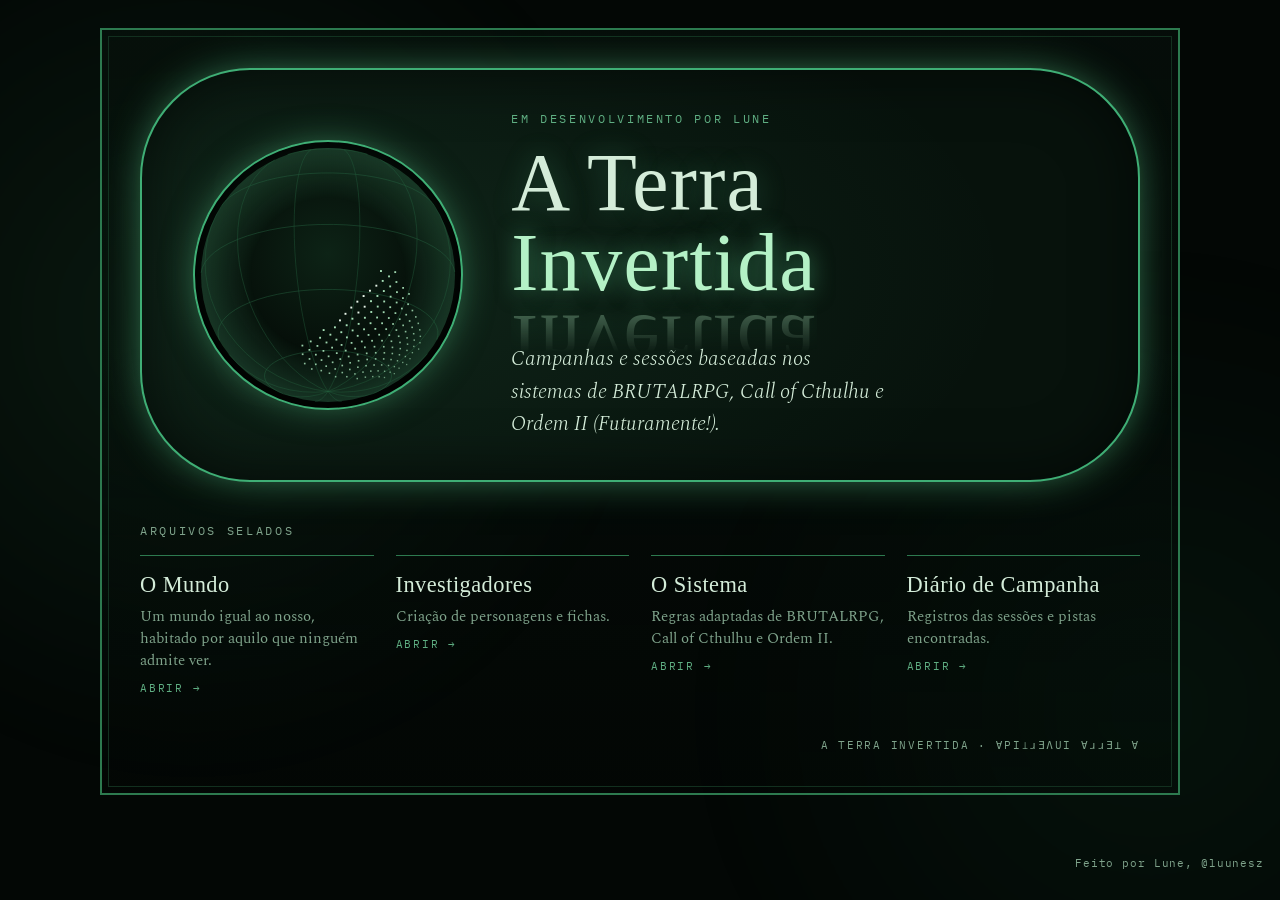
<file: index.html>
<!doctype html>
<!-- A Terra Invertida · feito por Lune, @luunesz -->
<html lang="pt-BR">
<head>
<meta charset="utf-8">
<meta name="author" content="Lune (@luunesz)">
<meta name="viewport" content="width=device-width, initial-scale=1, viewport-fit=cover">
<title>A Terra Invertida</title>
<link rel="preconnect" href="https://fonts.googleapis.com">
<link rel="preconnect" href="https://fonts.gstatic.com" crossorigin>
<link rel="stylesheet" href="https://fonts.googleapis.com/css2?family=IBM+Plex+Mono:wght@400&family=IM+Fell+English+SC&family=Spectral:ital,wght@0,300;0,400;1,300;1,400&display=swap">
<link rel="icon" type="image/png" href="icone1.png">
<script src="icone.js" defer></script>
<!-- Segunda versão do visual: troque estiloIndex.css por estiloIndex2.css (nas 5 páginas) -->
<link rel="stylesheet" href="estiloIndex.css">
</head>
<body>

<div class="fog" aria-hidden="true"><i></i><i></i></div>

<main class="frame">
  <header class="plate">
    <div class="orb-wrap">
      <div class="orb">
        <canvas id="globe" role="img" aria-label="Um globo terrestre girando de cabeça para baixo"></canvas>
      </div>
    </div>
    <div class="copy">
      <p class="eyebrow">Em desenvolvimento por Lune</p>
      <h1>A Terra <span class="inv" data-t="Invertida">Invertida</span></h1>
      <p class="sub">Campanhas e sessões baseadas nos sistemas de BRUTALRPG, Call of Cthulhu e Ordem II <em>(Futuramente!)</em>.</p>
    </div>
  </header>

  <section class="vault" aria-labelledby="vault-title">
    <h2 id="vault-title">Arquivos selados</h2>
    <ul>
      <li>
        <a class="file" href="mundo.html">
          <h3>O Mundo</h3>
          <p>Um mundo igual ao nosso, habitado por aquilo que ninguém admite ver.</p>
          <span class="tag">Abrir →</span>
        </a>
      </li>
      <li>
        <a class="file" href="investigadores.html">
          <h3>Investigadores</h3>
          <p>Criação de personagens e fichas.</p>
          <span class="tag">Abrir →</span>
        </a>
      </li>
      <li>
        <a class="file" href="sistema.html">
          <h3>O Sistema</h3>
          <p>Regras adaptadas de BRUTALRPG, Call of Cthulhu e Ordem II.</p>
          <span class="tag">Abrir →</span>
        </a>
      </li>
      <li>
        <a class="file" href="diario.html">
          <h3>Diário de Campanha</h3>
          <p>Registros das sessões e pistas encontradas.</p>
          <span class="tag">Abrir →</span>
        </a>
      </li>
    </ul>
  </section>

  <p class="foot">A Terra Invertida · <span class="flip" aria-hidden="true">ɐpıʇɹǝʌuI ɐɹɹǝ⊥ ∀</span></p>
</main>

<p class="credito">Feito por Lune, @luunesz</p>

<script>
(function () {
  var cv = document.getElementById('globe');
  var ctx = cv.getContext('2d');
  var cs = getComputedStyle(document.documentElement);
  var spectre = cs.getPropertyValue('--spectre').trim() || '#b4f1c6';
  var eye = cs.getPropertyValue('--eye').trim() || '#f2fff4';
  var grat = cs.getPropertyValue('--grat').trim() || '#25613f';
  var rim = cs.getPropertyValue('--rim-rgb').trim() || '95, 216, 150';

  var W = 0, H = 0, R = 0;
  function size() {
    var dpr = Math.min(window.devicePixelRatio || 1, 2);
    var r = cv.getBoundingClientRect();
    W = r.width; H = r.height;
    cv.width = Math.round(W * dpr); cv.height = Math.round(H * dpr);
    ctx.setTransform(dpr, 0, 0, dpr, 0, 0);
    R = Math.min(W, H) / 2 - 6;
  }

  // Terra de continentes inventados: pontos numa esfera, "terra" onde o ruído passa do limiar.
  var land = [];
  var N = 2600, golden = Math.PI * (3 - Math.sqrt(5));
  for (var i = 0; i < N; i++) {
    var y = 1 - 2 * (i + 0.5) / N;
    var rr = Math.sqrt(1 - y * y);
    var ph = i * golden;
    var x = Math.cos(ph) * rr, z = Math.sin(ph) * rr;
    var v = Math.sin(3 * x + 1.2) * Math.cos(2.4 * y - 0.5) + Math.sin(2.2 * z + 3 * y) * 0.7 + Math.cos(4 * x + 2 * z) * 0.35;
    if (v > 0.5) land.push([x, y, z]);
  }

  var TILT = Math.PI - 0.41; // polo norte virado para baixo
  var cT = Math.cos(TILT), sT = Math.sin(TILT);
  function project(p, a) {
    var ca = Math.cos(a), sa = Math.sin(a);
    var x1 = p[0] * ca + p[2] * sa;
    var z1 = -p[0] * sa + p[2] * ca;
    var y2 = p[1] * cT - z1 * sT;
    var z2 = p[1] * sT + z1 * cT;
    return [W / 2 + x1 * R, H / 2 - y2 * R, z2];
  }

  function graticule(a) {
    ctx.lineWidth = 0.7;
    ctx.strokeStyle = grat;
    var lats = [-60, -30, 0, 30, 60], k, d, q, pt, started;
    for (k = 0; k < lats.length; k++) {
      var la = lats[k] * Math.PI / 180, cy = Math.sin(la), cr = Math.cos(la);
      ctx.beginPath(); started = false;
      for (d = 0; d <= 360; d += 6) {
        q = d * Math.PI / 180;
        pt = project([Math.cos(q) * cr, cy, Math.sin(q) * cr], a);
        if (pt[2] > 0) { if (!started) { ctx.moveTo(pt[0], pt[1]); started = true; } else ctx.lineTo(pt[0], pt[1]); }
        else started = false;
      }
      ctx.globalAlpha = 0.7; ctx.stroke();
    }
    for (k = 0; k < 12; k++) {
      var lo = k * Math.PI / 6;
      ctx.beginPath(); started = false;
      for (d = -90; d <= 90; d += 6) {
        q = d * Math.PI / 180;
        pt = project([Math.cos(lo) * Math.cos(q), Math.sin(q), Math.sin(lo) * Math.cos(q)], a);
        if (pt[2] > 0) { if (!started) { ctx.moveTo(pt[0], pt[1]); started = true; } else ctx.lineTo(pt[0], pt[1]); }
        else started = false;
      }
      ctx.globalAlpha = 0.6; ctx.stroke();
    }
    ctx.globalAlpha = 1;
  }

  function draw(a) {
    ctx.clearRect(0, 0, W, H);
    var g = ctx.createRadialGradient(W / 2, H / 2, R * 0.6, W / 2, H / 2, R * 1.05);
    g.addColorStop(0, 'rgba(' + rim + ',0)');
    g.addColorStop(1, 'rgba(' + rim + ',0.26)');
    ctx.fillStyle = g;
    ctx.beginPath(); ctx.arc(W / 2, H / 2, R, 0, Math.PI * 2); ctx.fill();
    graticule(a);
    for (var i = 0; i < land.length; i++) {
      var p = project(land[i], a);
      if (p[2] <= 0) continue;
      ctx.fillStyle = p[2] > 0.92 ? eye : spectre; // o centro do globo brilha como os olhos na floresta
      ctx.globalAlpha = 0.25 + 0.75 * p[2];
      var s = 0.9 + p[2] * 1.1;
      ctx.fillRect(p[0] - s / 2, p[1] - s / 2, s, s);
    }
    ctx.globalAlpha = 1;
  }

  size();
  var reduce = window.matchMedia && window.matchMedia('(prefers-reduced-motion: reduce)').matches;
  if (reduce) { draw(0.8); window.addEventListener('resize', function () { size(); draw(0.8); }); return; }
  window.addEventListener('resize', size);
  var t0 = performance.now();
  function frame(now) {
    draw(-(now - t0) / 1000 * 0.22); // gira no sentido contrário ao da Terra que conhecemos
    requestAnimationFrame(frame);
  }
  requestAnimationFrame(frame);
})();
</script>
</body>
</html>
</file>
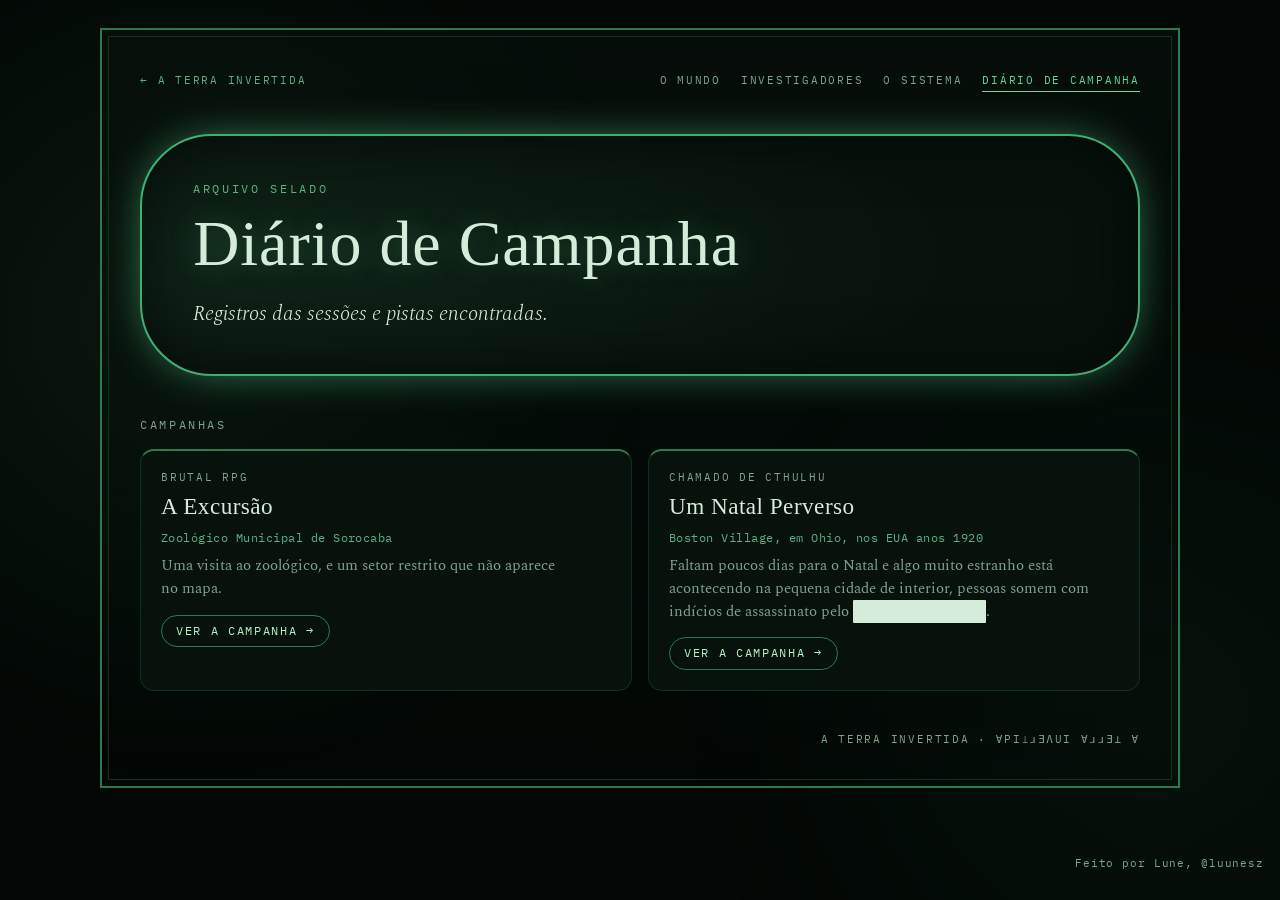
<file: diario.html>
<!doctype html>
<!-- A Terra Invertida · feito por Lune, @luunesz -->
<html lang="pt-BR">
<head>
<meta charset="utf-8">
<meta name="author" content="Lune (@luunesz)">
<meta name="viewport" content="width=device-width, initial-scale=1, viewport-fit=cover">
<title>Diário de Campanha · A Terra Invertida</title>
<link rel="preconnect" href="https://fonts.googleapis.com">
<link rel="preconnect" href="https://fonts.gstatic.com" crossorigin>
<link rel="stylesheet" href="https://fonts.googleapis.com/css2?family=IBM+Plex+Mono:wght@400&family=IM+Fell+English+SC&family=Spectral:ital,wght@0,300;0,400;1,300;1,400&display=swap">
<link rel="icon" type="image/png" href="icone1.png">
<script src="icone.js" defer></script>
<link rel="stylesheet" href="estiloIndex.css">
<!-- Cartões da lista: vêm de estiloSistema.css -->
<link rel="stylesheet" href="estiloSistema.css">
</head>
<body>

<div class="fog" aria-hidden="true"><i></i><i></i></div>

<main class="frame">
  <nav class="topnav" aria-label="Navegação do site">
    <a class="back" href="index.html">← A Terra Invertida</a>
    <ul>
      <li><a href="mundo.html">O Mundo</a></li>
      <li><a href="investigadores.html">Investigadores</a></li>
      <li><a href="sistema.html">O Sistema</a></li>
      <li><a href="diario.html" aria-current="page">Diário de Campanha</a></li>
    </ul>
  </nav>

  <header class="page-title">
    <p class="eyebrow">Arquivo selado</p>
    <h1>Diário de Campanha</h1>
    <p class="sub">Registros das sessões e pistas encontradas.</p>
  </header>

  <section class="grupo" aria-labelledby="g-camp">
    <h2 id="g-camp">Campanhas</h2>
    <ul class="fontes">
        <li><a class="fonte" href="excursao.html">
          <p class="tag">Brutal RPG</p><h3>A Excursão</h3><p class="autor">Zoológico Municipal de Sorocaba</p><p>Uma visita ao zoológico, e um setor restrito que não aparece no mapa.</p><span class="acao">Ver a campanha →</span>
        </a></li>
        <li><a class="fonte" href="natalperveso.html">
          <p class="tag">Chamado de Cthulhu</p><h3>Um Natal Perverso</h3><p class="autor">Boston Village, em Ohio, nos EUA anos 1920</p><p>Faltam poucos dias para o Natal e algo muito estranho está acontecendo na pequena cidade de interior, pessoas somem com indícios de assassinato pelo <span class="rasura">“Papai Noel Cruel”</span>.</p><span class="acao">Ver a campanha →</span>
        </a></li>
    </ul>
  </section>

  <p class="foot">A Terra Invertida · <span class="flip" aria-hidden="true">ɐpıʇɹǝʌuI ɐɹɹǝ⊥ ∀</span></p>
</main>

<p class="credito">Feito por Lune, @luunesz</p>

</body>
</html>
</file>
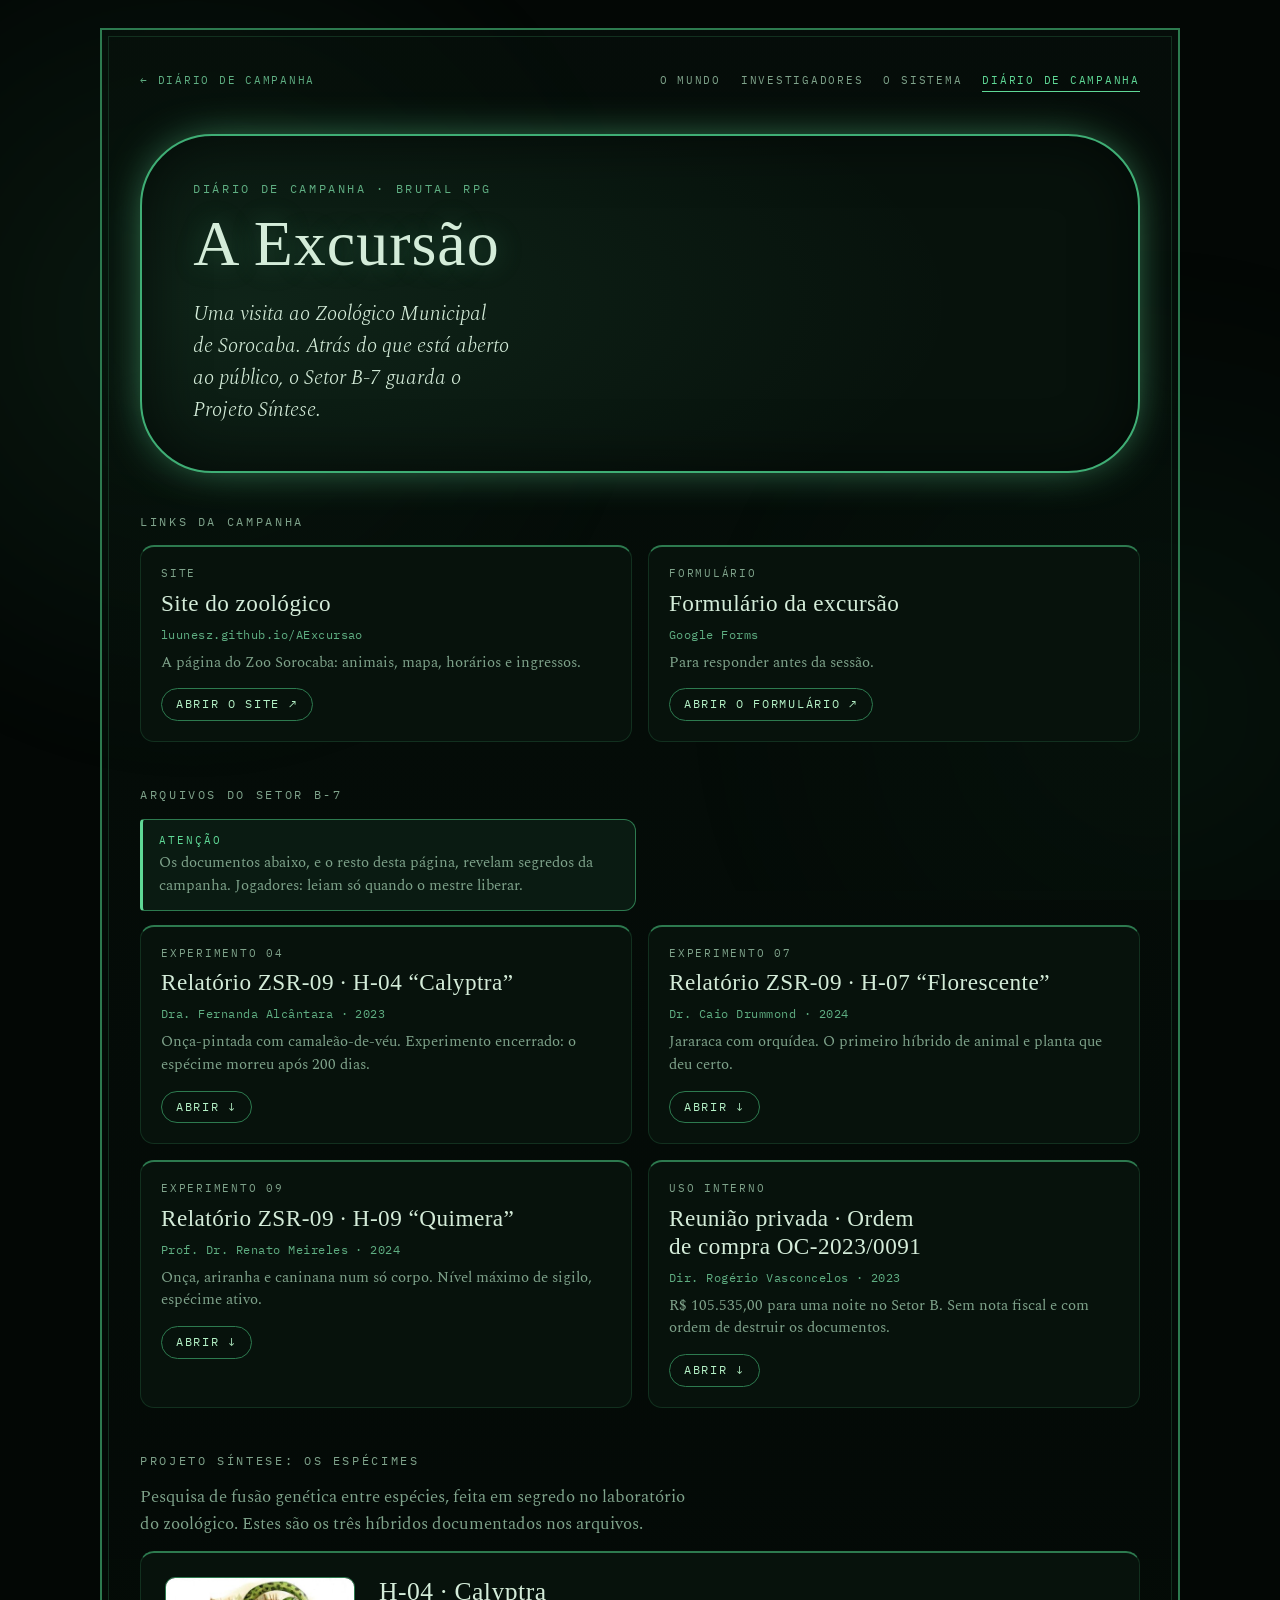
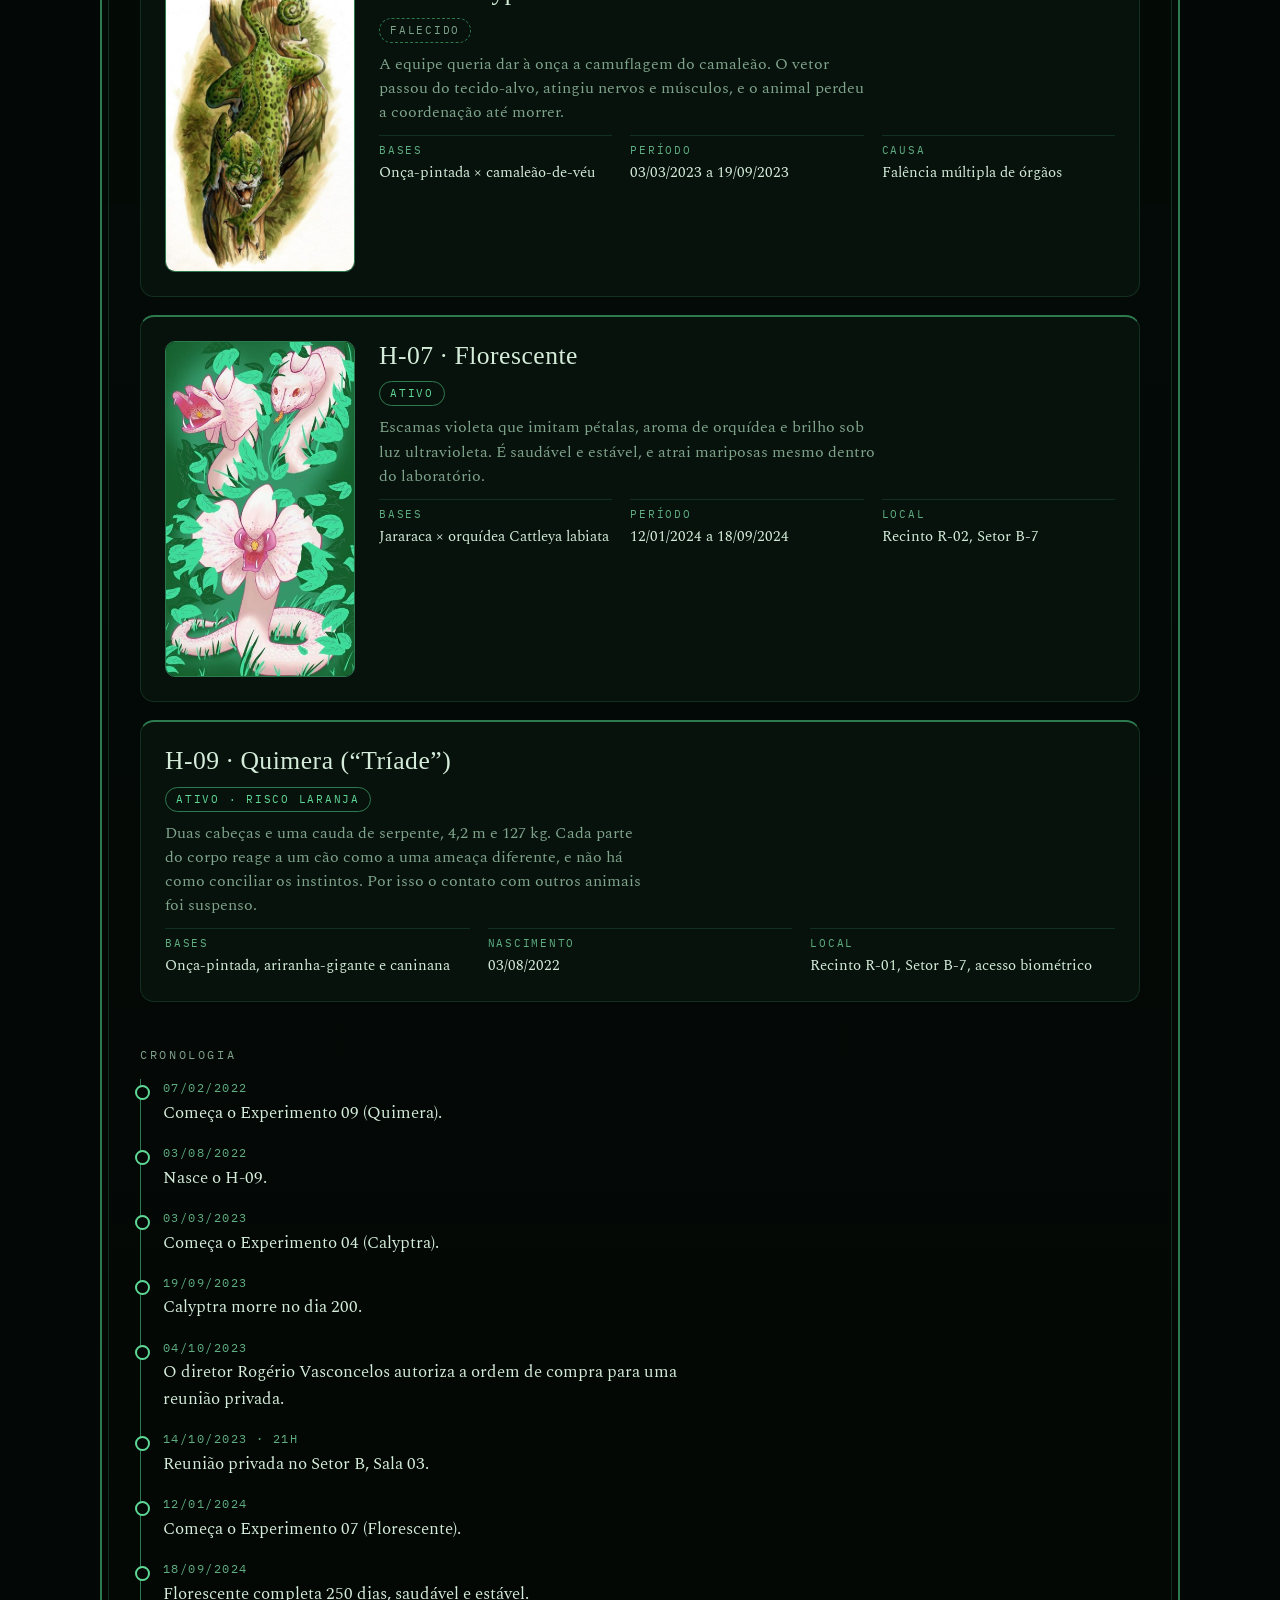
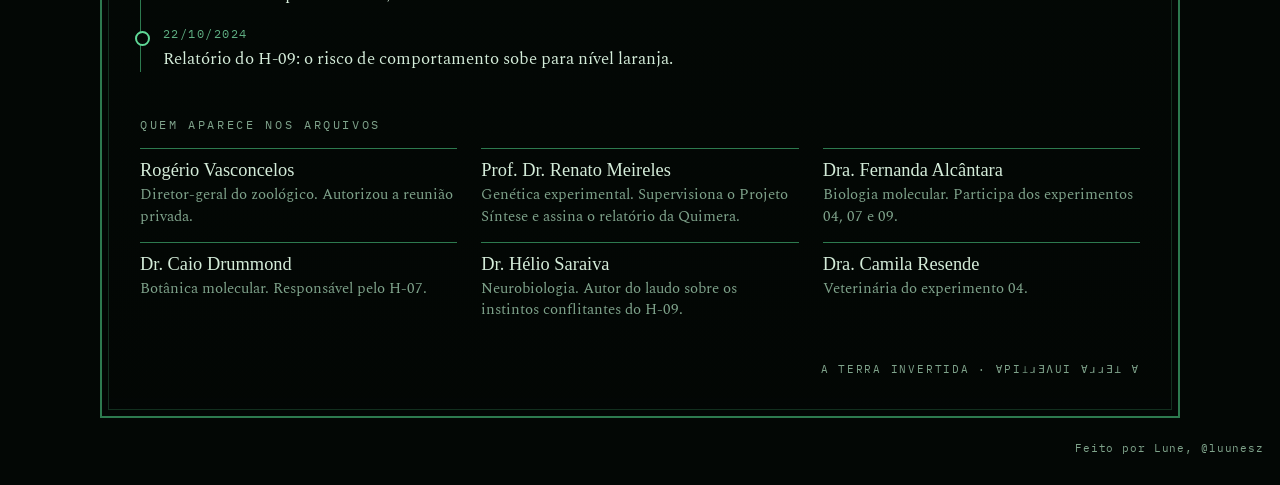
<file: excursao.html>
<!doctype html>
<!-- A Terra Invertida · feito por Lune, @luunesz -->
<html lang="pt-BR">
<head>
<meta charset="utf-8">
<meta name="author" content="Lune (@luunesz)">
<meta name="viewport" content="width=device-width, initial-scale=1, viewport-fit=cover">
<title>A Excursão · A Terra Invertida</title>
<link rel="preconnect" href="https://fonts.googleapis.com">
<link rel="preconnect" href="https://fonts.gstatic.com" crossorigin>
<link rel="stylesheet" href="https://fonts.googleapis.com/css2?family=IBM+Plex+Mono:wght@400&family=IM+Fell+English+SC&family=Spectral:ital,wght@0,300;0,400;1,300;1,400&display=swap">
<link rel="icon" type="image/png" href="icone1.png">
<script src="icone.js" defer></script>
<link rel="stylesheet" href="estiloIndex.css">
<link rel="stylesheet" href="estiloSistema.css">
<link rel="stylesheet" href="estiloExcursao.css">
</head>
<body>

<div class="fog" aria-hidden="true"><i></i><i></i></div>

<main class="frame">
  <nav class="topnav" aria-label="Navegação do site">
    <a class="back" href="diario.html">← Diário de Campanha</a>
    <ul>
      <li><a href="mundo.html">O Mundo</a></li>
      <li><a href="investigadores.html">Investigadores</a></li>
      <li><a href="sistema.html">O Sistema</a></li>
      <li><a href="diario.html" aria-current="page">Diário de Campanha</a></li>
    </ul>
  </nav>

  <header class="page-title">
    <p class="eyebrow">Diário de Campanha · Brutal RPG</p>
    <h1>A Excursão</h1>
    <p class="sub">Uma visita ao Zoológico Municipal de Sorocaba. Atrás do que está aberto ao público, o Setor B-7 guarda o Projeto Síntese.</p>
  </header>

  <div class="excursao">

  <section class="grupo" aria-labelledby="g-links">
    <h2 id="g-links">Links da campanha</h2>
    <ul class="fontes">
        <li><a class="fonte" href="https://luunesz.github.io/AExcursao/" target="_blank" rel="noopener">
          <p class="tag">Site</p><h3>Site do zoológico</h3><p class="autor">luunesz.github.io/AExcursao</p><p>A página do Zoo Sorocaba: animais, mapa, horários e ingressos.</p><span class="acao">Abrir o site ↗</span>
        </a></li>
        <li><a class="fonte" href="https://forms.gle/2V1kmxbzcP4tWFKX6" target="_blank" rel="noopener">
          <p class="tag">Formulário</p><h3>Formulário da excursão</h3><p class="autor">Google Forms</p><p>Para responder antes da sessão.</p><span class="acao">Abrir o formulário ↗</span>
        </a></li>
    </ul>
  </section>

  <section class="grupo" aria-labelledby="g-arq">
    <h2 id="g-arq">Arquivos do Setor B-7</h2>
    <p class="aviso-spoiler"><strong>Atenção</strong>Os documentos abaixo, e o resto desta página, revelam segredos da campanha. Jogadores: leiam só quando o mestre liberar.</p>
    <ul class="fontes">
        <li><a class="fonte" href="excursao-relatorio-h04.pdf">
          <p class="tag">Experimento 04</p><h3>Relatório ZSR-09 · H-04 “Calyptra”</h3><p class="autor">Dra. Fernanda Alcântara · 2023</p><p>Onça-pintada com camaleão-de-véu. Experimento encerrado: o espécime morreu após 200 dias.</p><span class="acao">Abrir ↓</span>
        </a></li>
        <li><a class="fonte" href="excursao-relatorio-h07-florescente.pdf">
          <p class="tag">Experimento 07</p><h3>Relatório ZSR-09 · H-07 “Florescente”</h3><p class="autor">Dr. Caio Drummond · 2024</p><p>Jararaca com orquídea. O primeiro híbrido de animal e planta que deu certo.</p><span class="acao">Abrir ↓</span>
        </a></li>
        <li><a class="fonte" href="excursao-relatorio-h09-quimera.pdf">
          <p class="tag">Experimento 09</p><h3>Relatório ZSR-09 · H-09 “Quimera”</h3><p class="autor">Prof. Dr. Renato Meireles · 2024</p><p>Onça, ariranha e caninana num só corpo. Nível máximo de sigilo, espécime ativo.</p><span class="acao">Abrir ↓</span>
        </a></li>
        <li><a class="fonte" href="excursao-reuniao-privada.pdf">
          <p class="tag">Uso interno</p><h3>Reunião privada · Ordem de compra OC-2023/0091</h3><p class="autor">Dir. Rogério Vasconcelos · 2023</p><p>R$ 105.535,00 para uma noite no Setor B. Sem nota fiscal e com ordem de destruir os documentos.</p><span class="acao">Abrir ↓</span>
        </a></li>
    </ul>
  </section>

  <section class="grupo" aria-labelledby="g-esp">
    <h2 id="g-esp">Projeto Síntese: os espécimes</h2>
    <p>Pesquisa de fusão genética entre espécies, feita em segredo no laboratório do zoológico. Estes são os três híbridos documentados nos arquivos.</p>
    <ul class="especimes">
        <li class="especime">
          <figure><img src="excursao-h04-calyptra.jpg" alt="Ilustração de uma onça-pintada de pele esverdeada, com olhos de camaleão e cauda enrolada" loading="lazy"></figure>
          <div class="especime-corpo">
            <h3>H-04 · Calyptra</h3>
            <span class="estado-chip fim">Falecido</span>
            <p>A equipe queria dar à onça a camuflagem do camaleão. O vetor passou do tecido-alvo, atingiu nervos e músculos, e o animal perdeu a coordenação até morrer.</p>
            <dl><div><dt>Bases</dt><dd>Onça-pintada × camaleão-de-véu</dd></div><div><dt>Período</dt><dd>03/03/2023 a 19/09/2023</dd></div><div><dt>Causa</dt><dd>Falência múltipla de órgãos</dd></div></dl>
          </div>
        </li>
        <li class="especime">
          <figure><img src="excursao-h07-florescente.jpg" alt="Ilustração de serpentes brancas com cabeças em forma de orquídea cor-de-rosa, entre folhas verdes" loading="lazy"></figure>
          <div class="especime-corpo">
            <h3>H-07 · Florescente</h3>
            <span class="estado-chip">Ativo</span>
            <p>Escamas violeta que imitam pétalas, aroma de orquídea e brilho sob luz ultravioleta. É saudável e estável, e atrai mariposas mesmo dentro do laboratório.</p>
            <dl><div><dt>Bases</dt><dd>Jararaca × orquídea Cattleya labiata</dd></div><div><dt>Período</dt><dd>12/01/2024 a 18/09/2024</dd></div><div><dt>Local</dt><dd>Recinto R-02, Setor B-7</dd></div></dl>
          </div>
        </li>
        <li class="especime sem-foto">
          <div class="especime-corpo">
            <h3>H-09 · Quimera (“Tríade”)</h3>
            <span class="estado-chip">Ativo · risco laranja</span>
            <p>Duas cabeças e uma cauda de serpente, 4,2 m e 127 kg. Cada parte do corpo reage a um cão como a uma ameaça diferente, e não há como conciliar os instintos. Por isso o contato com outros animais foi suspenso.</p>
            <dl><div><dt>Bases</dt><dd>Onça-pintada, ariranha-gigante e caninana</dd></div><div><dt>Nascimento</dt><dd>03/08/2022</dd></div><div><dt>Local</dt><dd>Recinto R-01, Setor B-7, acesso biométrico</dd></div></dl>
          </div>
        </li>
    </ul>
  </section>

  <section class="grupo" aria-labelledby="g-crono">
    <h2 id="g-crono">Cronologia</h2>
    <ol class="cronologia">
      <li><time datetime="2022-02-07">07/02/2022</time><p>Começa o Experimento 09 (Quimera).</p></li>
      <li><time datetime="2022-08-03">03/08/2022</time><p>Nasce o H-09.</p></li>
      <li><time datetime="2023-03-03">03/03/2023</time><p>Começa o Experimento 04 (Calyptra).</p></li>
      <li><time datetime="2023-09-19">19/09/2023</time><p>Calyptra morre no dia 200.</p></li>
      <li><time datetime="2023-10-04">04/10/2023</time><p>O diretor Rogério Vasconcelos autoriza a ordem de compra para uma reunião privada.</p></li>
      <li><time datetime="2023-10-14">14/10/2023 · 21h</time><p>Reunião privada no Setor B, Sala 03.</p></li>
      <li><time datetime="2024-01-12">12/01/2024</time><p>Começa o Experimento 07 (Florescente).</p></li>
      <li><time datetime="2024-09-18">18/09/2024</time><p>Florescente completa 250 dias, saudável e estável.</p></li>
      <li><time datetime="2024-10-22">22/10/2024</time><p>Relatório do H-09: o risco de comportamento sobe para nível laranja.</p></li>
    </ol>
  </section>

  <section class="grupo" aria-labelledby="g-eq">
    <h2 id="g-eq">Quem aparece nos arquivos</h2>
    <dl class="pessoas">
      <div><dt>Rogério Vasconcelos</dt><dd>Diretor-geral do zoológico. Autorizou a reunião privada.</dd></div>
      <div><dt>Prof. Dr. Renato Meireles</dt><dd>Genética experimental. Supervisiona o Projeto Síntese e assina o relatório da Quimera.</dd></div>
      <div><dt>Dra. Fernanda Alcântara</dt><dd>Biologia molecular. Participa dos experimentos 04, 07 e 09.</dd></div>
      <div><dt>Dr. Caio Drummond</dt><dd>Botânica molecular. Responsável pelo H-07.</dd></div>
      <div><dt>Dr. Hélio Saraiva</dt><dd>Neurobiologia. Autor do laudo sobre os instintos conflitantes do H-09.</dd></div>
      <div><dt>Dra. Camila Resende</dt><dd>Veterinária do experimento 04.</dd></div>
    </dl>
  </section>

  </div>

  <p class="foot">A Terra Invertida · <span class="flip" aria-hidden="true">ɐpıʇɹǝʌuI ɐɹɹǝ⊥ ∀</span></p>
</main>

<p class="credito">Feito por Lune, @luunesz</p>

</body>
</html>
</file>
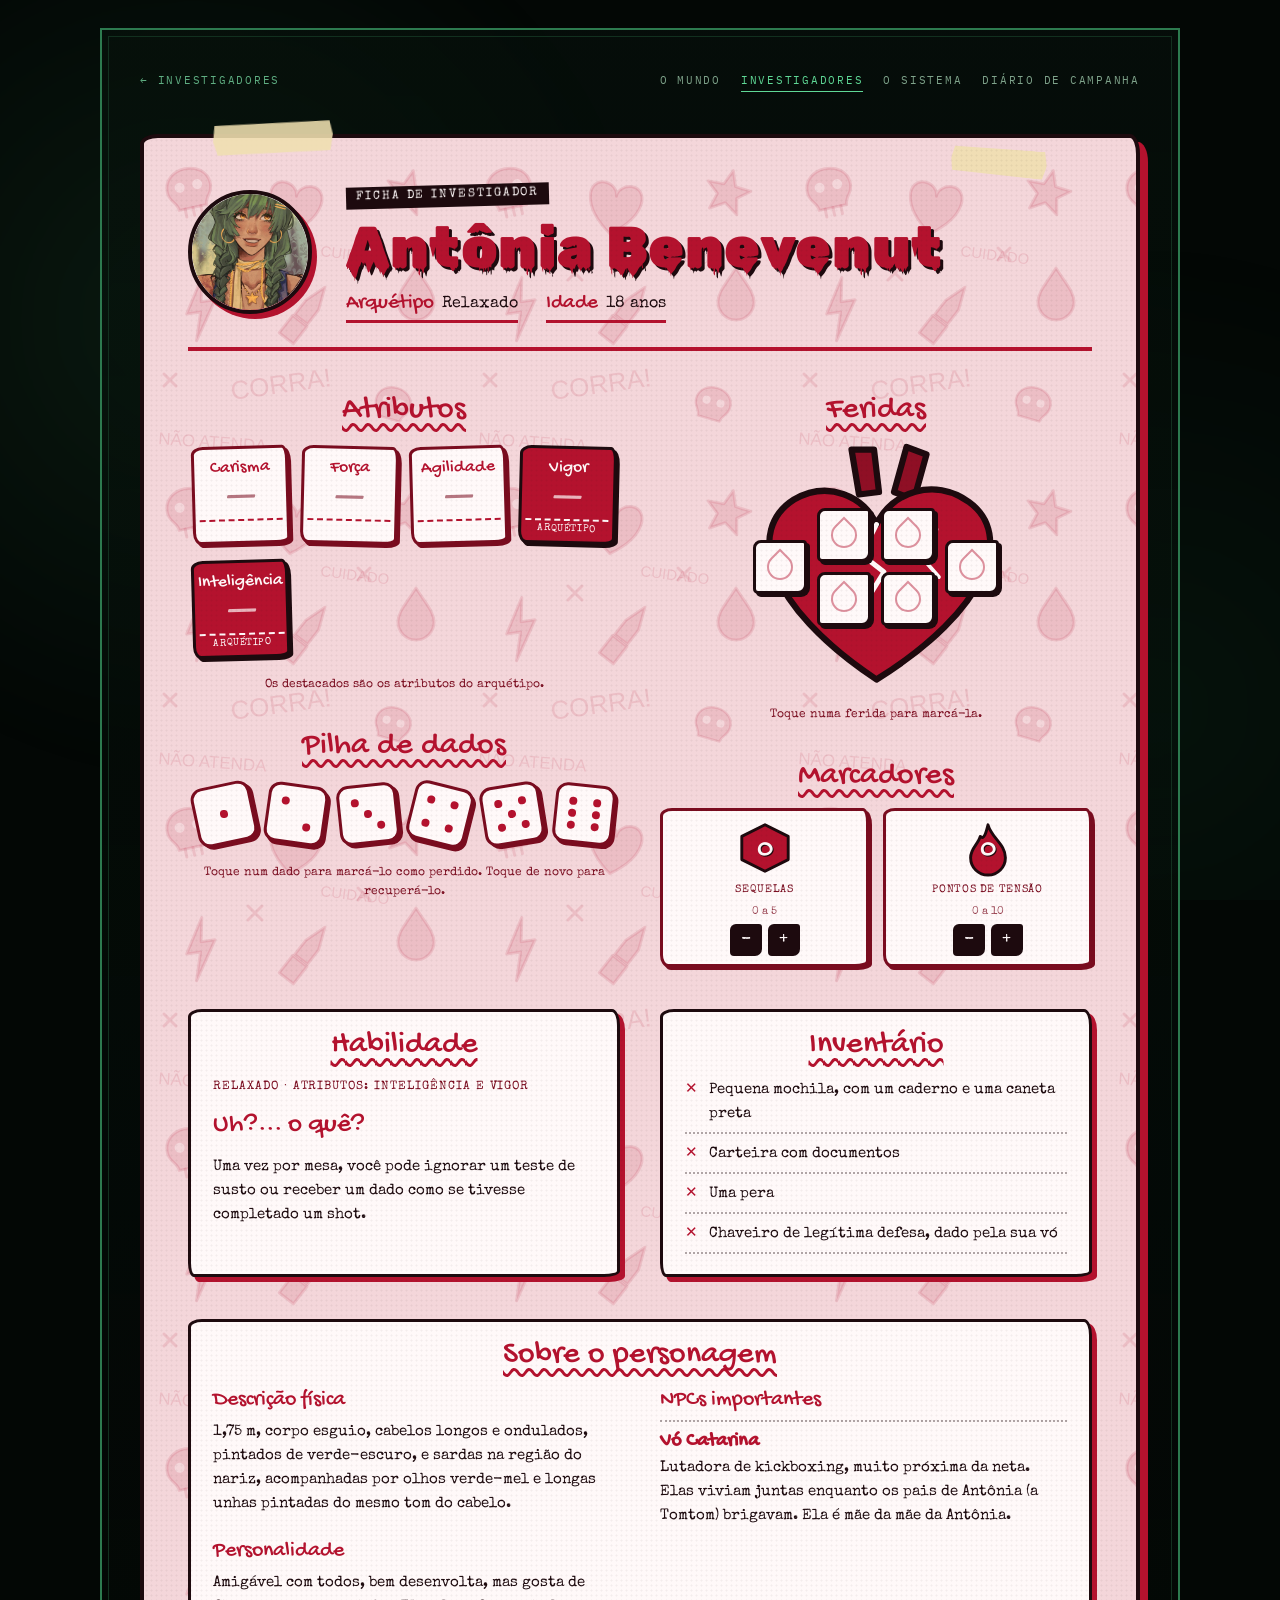
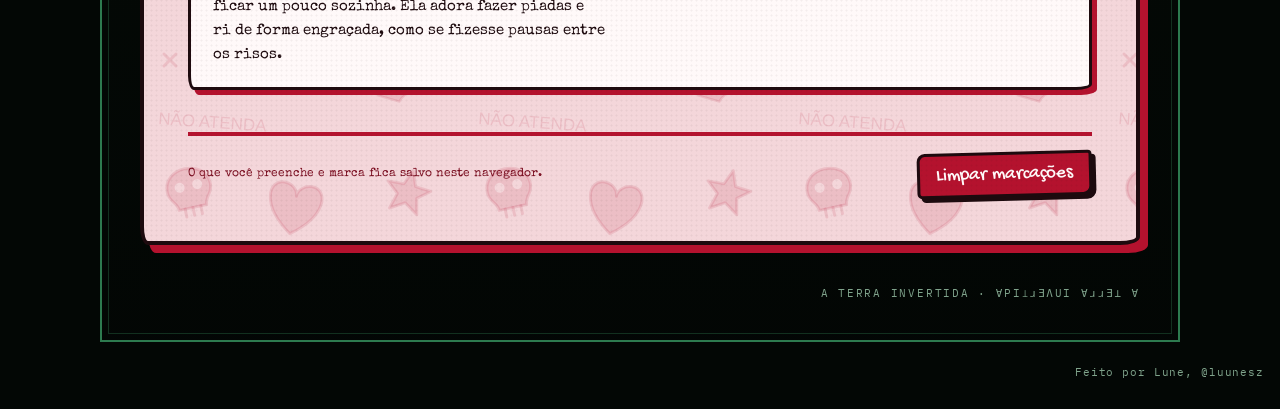
<file: ficha-antonia.html>
<!doctype html>
<!-- A Terra Invertida · feito por Lune, @luunesz -->
<html lang="pt-BR">
<head>
<meta charset="utf-8">
<meta name="author" content="Lune (@luunesz)">
<meta name="viewport" content="width=device-width, initial-scale=1, viewport-fit=cover">
<title>Antônia Benevenut · A Terra Invertida</title>
<link rel="preconnect" href="https://fonts.googleapis.com">
<link rel="preconnect" href="https://fonts.gstatic.com" crossorigin>
<link rel="stylesheet" href="https://fonts.googleapis.com/css2?family=IBM+Plex+Mono:wght@400&family=IM+Fell+English+SC&family=Spectral:ital,wght@0,300;0,400;1,300;1,400&display=swap">
<link rel="icon" type="image/png" href="icone1.png">
<script src="icone.js" defer></script>
<!-- Segunda versão do visual: troque estiloIndex.css por estiloIndex2.css (em todas as páginas) -->
<link rel="stylesheet" href="estiloIndex.css">
<!-- Visual da ficha: estiloFichasPunk.css (rosa e vermelho, estilo punk). Para o visual verde sóbrio, troque por estiloFichas.css -->
<link rel="stylesheet" href="estiloFichasPunk.css">
<script src="ficha.js" defer></script>
</head>
<body>

<div class="fog" aria-hidden="true"><i></i><i></i></div>

<main class="frame">
  <nav class="topnav" aria-label="Navegação do site">
    <a class="back" href="investigadores.html">← Investigadores</a>
    <ul>
      <li><a href="mundo.html">O Mundo</a></li>
      <li><a href="investigadores.html" aria-current="true">Investigadores</a></li>
      <li><a href="sistema.html">O Sistema</a></li>
      <li><a href="diario.html">Diário de Campanha</a></li>
    </ul>
  </nav>

  <article class="ficha" data-ficha="antonia" aria-labelledby="f-nome">
    <header class="ficha-cab">
      <!-- A foto é o arquivo AntoniaBenevenut.jpg, na mesma pasta desta página. Sem o arquivo, aparece a silhueta. -->
      <div class="ficha-foto"><svg viewBox="0 0 100 100" aria-hidden="true" fill="currentColor"><circle cx="50" cy="38" r="17"/><path d="M16 100c0-26 16-38 34-38s34 12 34 38z"/></svg><img src="AntoniaBenevenut.jpg" alt="Antônia Benevenut" onerror="this.remove()"></div>
      <div>
        <p class="ficha-eyebrow">Ficha de investigador</p>
        <h1 id="f-nome">Antônia Benevenut</h1>
        <dl class="ident">
          <div><dt>Arquétipo</dt><dd>Relaxado</dd></div>
          <div><dt>Idade</dt><dd>18 anos</dd></div>
        </dl>
      </div>
    </header>

    <div class="ficha-corpo">
      <div class="ficha-col">
        <section class="sec" aria-labelledby="h-atrib">
          <h2 id="h-atrib">Atributos</h2>
          <div class="atributos">
            <div class="atrib">
              <label for="a-carisma">Carisma</label>
              <input id="a-carisma" data-id="atrib-carisma" type="number" min="0" inputmode="numeric" placeholder="—">
              <small></small>
            </div>
            <div class="atrib">
              <label for="a-forca">Força</label>
              <input id="a-forca" data-id="atrib-forca" type="number" min="0" inputmode="numeric" placeholder="—">
              <small></small>
            </div>
            <div class="atrib">
              <label for="a-agilidade">Agilidade</label>
              <input id="a-agilidade" data-id="atrib-agilidade" type="number" min="0" inputmode="numeric" placeholder="—">
              <small></small>
            </div>
            <div class="atrib" data-arq>
              <label for="a-vigor">Vigor</label>
              <input id="a-vigor" data-id="atrib-vigor" type="number" min="0" inputmode="numeric" placeholder="—">
              <small>arquétipo</small>
            </div>
            <div class="atrib" data-arq>
              <label for="a-inteligencia">Inteligência</label>
              <input id="a-inteligencia" data-id="atrib-inteligencia" type="number" min="0" inputmode="numeric" placeholder="—">
              <small>arquétipo</small>
            </div>
          </div>
          <p class="dica">Os destacados são os atributos do arquétipo.</p>
        </section>

        <section class="sec" aria-labelledby="h-pilha">
          <h2 id="h-pilha">Pilha de dados</h2>
          <div class="pilha">
            <button type="button" class="dado" data-f="1" data-alternar="dado-1" aria-pressed="false" aria-label="Dado 1 perdido"><i></i></button>
            <button type="button" class="dado" data-f="2" data-alternar="dado-2" aria-pressed="false" aria-label="Dado 2 perdido"><i></i><i></i></button>
            <button type="button" class="dado" data-f="3" data-alternar="dado-3" aria-pressed="false" aria-label="Dado 3 perdido"><i></i><i></i><i></i></button>
            <button type="button" class="dado" data-f="4" data-alternar="dado-4" aria-pressed="false" aria-label="Dado 4 perdido"><i></i><i></i><i></i><i></i></button>
            <button type="button" class="dado" data-f="5" data-alternar="dado-5" aria-pressed="false" aria-label="Dado 5 perdido"><i></i><i></i><i></i><i></i><i></i></button>
            <button type="button" class="dado" data-f="6" data-alternar="dado-6" aria-pressed="false" aria-label="Dado 6 perdido"><i></i><i></i><i></i><i></i><i></i><i></i></button>
          </div>
          <p class="dica">Toque num dado para marcá-lo como perdido. Toque de novo para recuperá-lo.</p>
        </section>
      </div>

      <div class="ficha-col">
        <section class="sec" aria-labelledby="h-feridas">
          <h2 id="h-feridas">Feridas</h2>
          <div class="feridas">
            <button type="button" class="ferida" data-alternar="ferida-1" aria-pressed="false" aria-label="Ferida 1"></button>
            <button type="button" class="ferida" data-alternar="ferida-2" aria-pressed="false" aria-label="Ferida 2"></button>
            <button type="button" class="ferida" data-alternar="ferida-3" aria-pressed="false" aria-label="Ferida 3"></button>
            <button type="button" class="ferida" data-alternar="ferida-4" aria-pressed="false" aria-label="Ferida 4"></button>
            <button type="button" class="ferida" data-alternar="ferida-5" aria-pressed="false" aria-label="Ferida 5"></button>
            <button type="button" class="ferida" data-alternar="ferida-6" aria-pressed="false" aria-label="Ferida 6"></button>
          </div>
          <p class="dica">Toque numa ferida para marcá-la.</p>
        </section>

        <section class="sec" aria-labelledby="h-marc">
          <h2 id="h-marc">Marcadores</h2>
          <div class="marcadores">
            <div class="marcador" data-contador="sequelas" data-max="5">
              <svg viewBox="0 0 60 60" aria-hidden="true" fill="none" stroke="currentColor" stroke-width="3" stroke-linejoin="round"><polygon points="30,6 54,18 54,42 30,54 6,42 6,18"/></svg>
              <span class="marcador-nome">Sequelas</span>
              <span class="marcador-faixa">0 a 5</span>
              <output aria-label="Valor do sequelas">0</output>
              <div class="passos">
                <button type="button" data-passo="-1" aria-label="Diminuir sequelas">−</button>
                <button type="button" data-passo="1" aria-label="Aumentar sequelas">+</button>
              </div>
            </div>
            <div class="marcador" data-contador="tensao" data-max="10">
              <svg viewBox="0 0 60 60" aria-hidden="true" fill="none" stroke="currentColor" stroke-width="3" stroke-linejoin="round"><path d="M30 6 C34 20 48 26 48 40 A18 18 0 0 1 12 40 C12 30 20 26 22 18 C26 22 28 14 30 6 Z"/></svg>
              <span class="marcador-nome">Pontos de Tensão</span>
              <span class="marcador-faixa">0 a 10</span>
              <output aria-label="Valor do pontos de tensão">0</output>
              <div class="passos">
                <button type="button" data-passo="-1" aria-label="Diminuir pontos de tensão">−</button>
                <button type="button" data-passo="1" aria-label="Aumentar pontos de tensão">+</button>
              </div>
            </div>
          </div>
        </section>
      </div>
    </div>

    <div class="ficha-duas">
      <section class="sec" aria-labelledby="h-hab">
        <h2 id="h-hab">Habilidade</h2>
        <p class="meta">Relaxado · Atributos: Inteligência e Vigor</p>
        <h3 class="hab-nome">Uh?... o quê?</h3>
        <p>Uma vez por mesa, você pode ignorar um teste de susto ou receber um dado como se tivesse completado um shot.</p>
      </section>

      <section class="sec" aria-labelledby="h-inv">
        <h2 id="h-inv">Inventário</h2>
        <ul class="inv-lista">
            <li>Pequena mochila, com um caderno e uma caneta preta</li>
            <li>Carteira com documentos</li>
            <li>Uma pera</li>
            <li>Chaveiro de legítima defesa, dado pela sua vó</li>
        </ul>
      </section>
    </div>

    <section class="sec" aria-labelledby="h-sobre">
      <h2 id="h-sobre">Sobre o personagem</h2>
      <div class="sobre">
        <div>
          <h3>Descrição física</h3>
          <p>1,75 m, corpo esguio, cabelos longos e ondulados, pintados de verde-escuro, e sardas na região do nariz, acompanhadas por olhos verde-mel e longas unhas pintadas do mesmo tom do cabelo.</p>
          <h3>Personalidade</h3>
          <p>Amigável com todos, bem desenvolta, mas gosta de ficar um pouco sozinha. Ela adora fazer piadas e ri de forma engraçada, como se fizesse pausas entre os risos.</p>
        </div>
        <div>
          <h3>NPCs importantes</h3>
          <ul class="npcs">
            <li><strong class="npc-nome">Vó Catarina</strong><p>Lutadora de kickboxing, muito próxima da neta. Elas viviam juntas enquanto os pais de Antônia (a Tomtom) brigavam. Ela é mãe da mãe da Antônia.</p></li>
          </ul>
        </div>
      </div>
    </section>

    <footer class="ficha-rodape">
      <p class="ficha-nota">O que você preenche e marca fica salvo neste navegador.</p>
      <button type="button" class="limpar" data-limpar>Limpar marcações</button>
    </footer>
  </article>

  <p class="foot">A Terra Invertida · <span class="flip" aria-hidden="true">ɐpıʇɹǝʌuI ɐɹɹǝ⊥ ∀</span></p>
</main>

<p class="credito">Feito por Lune, @luunesz</p>

</body>
</html>
</file>
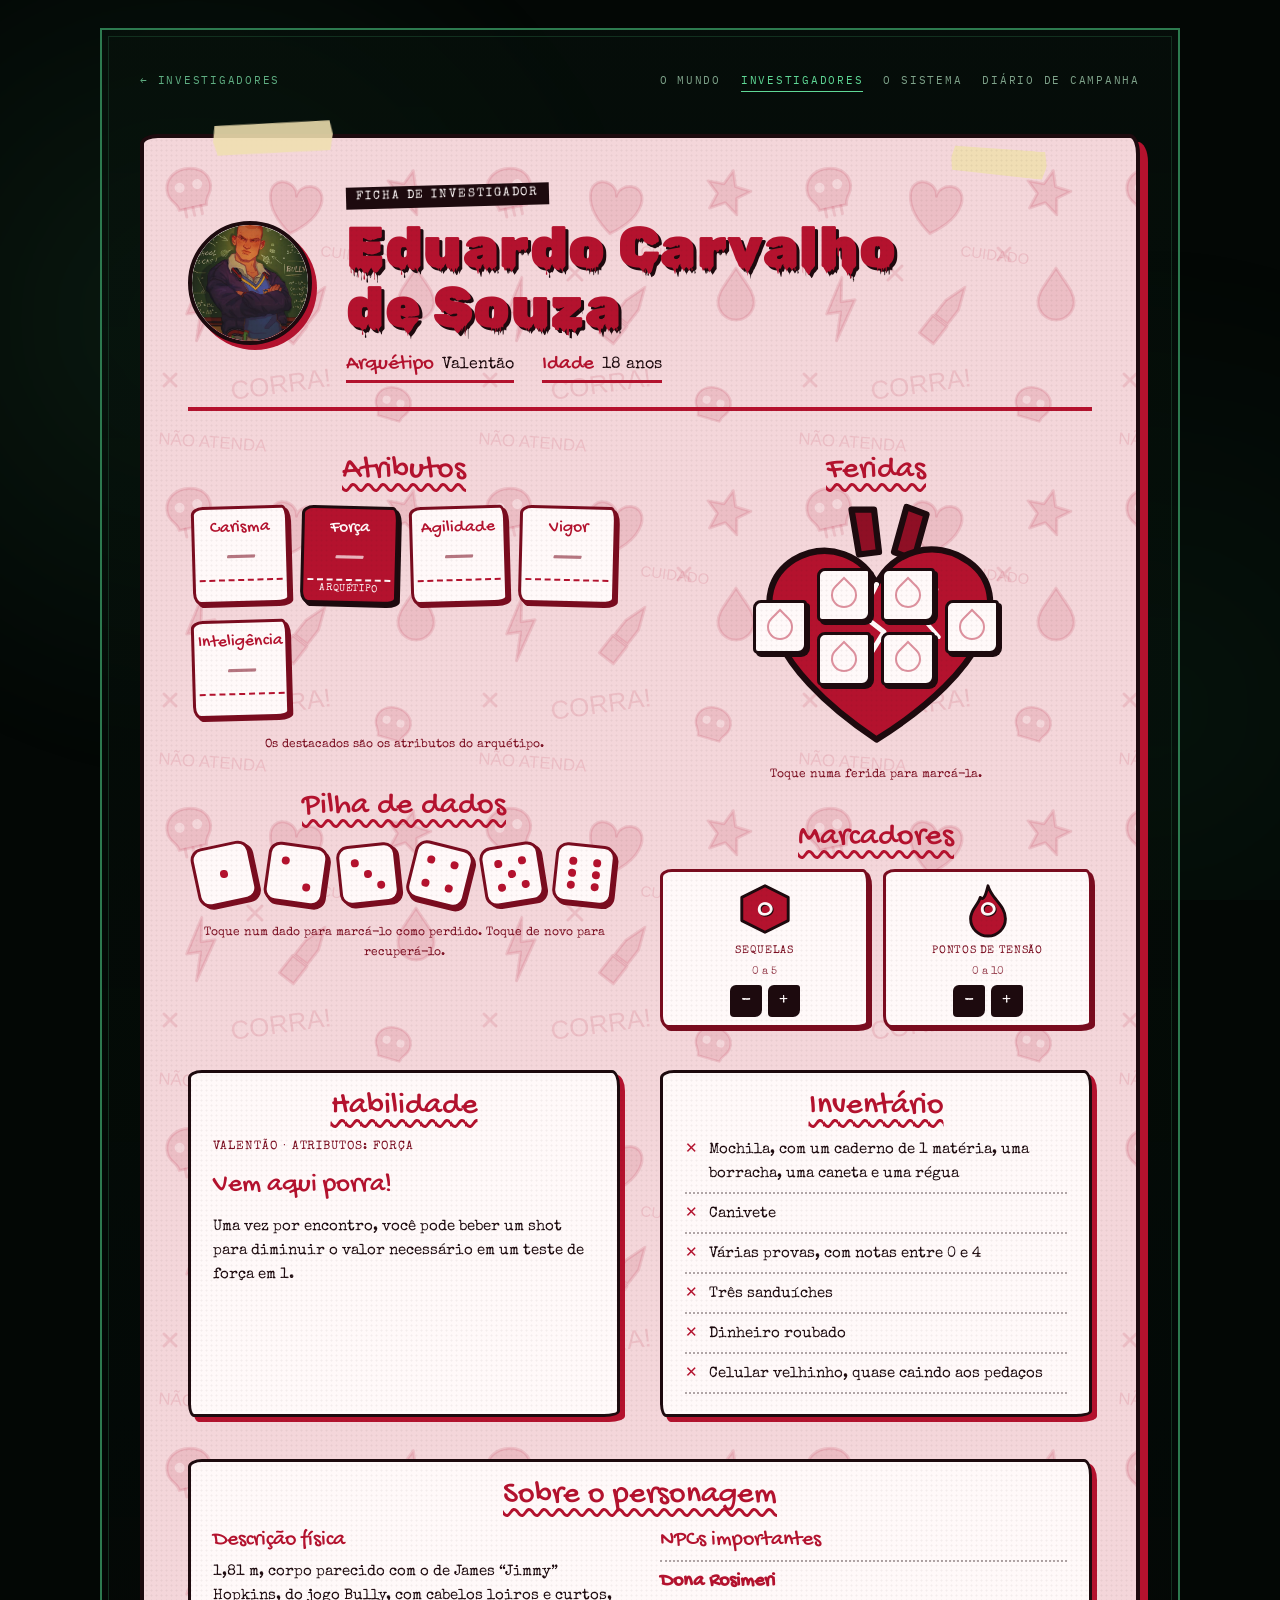
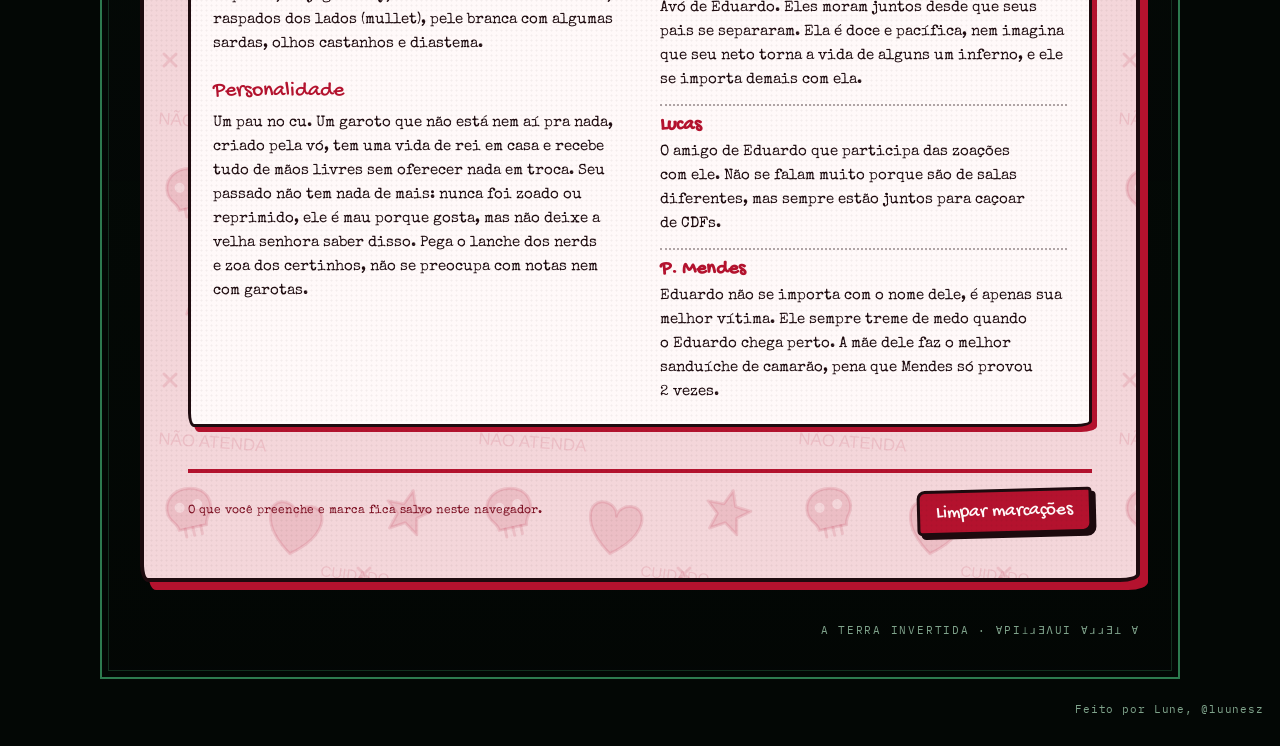
<file: ficha-eduardo.html>
<!doctype html>
<!-- A Terra Invertida · feito por Lune, @luunesz -->
<html lang="pt-BR">
<head>
<meta charset="utf-8">
<meta name="author" content="Lune (@luunesz)">
<meta name="viewport" content="width=device-width, initial-scale=1, viewport-fit=cover">
<title>Eduardo Carvalho de Souza · A Terra Invertida</title>
<link rel="preconnect" href="https://fonts.googleapis.com">
<link rel="preconnect" href="https://fonts.gstatic.com" crossorigin>
<link rel="stylesheet" href="https://fonts.googleapis.com/css2?family=IBM+Plex+Mono:wght@400&family=IM+Fell+English+SC&family=Spectral:ital,wght@0,300;0,400;1,300;1,400&display=swap">
<link rel="icon" type="image/png" href="icone1.png">
<script src="icone.js" defer></script>
<!-- Segunda versão do visual: troque estiloIndex.css por estiloIndex2.css (em todas as páginas) -->
<link rel="stylesheet" href="estiloIndex.css">
<!-- Visual da ficha: estiloFichasPunk.css (rosa e vermelho, estilo punk). Para o visual verde sóbrio, troque por estiloFichas.css -->
<link rel="stylesheet" href="estiloFichasPunk.css">
<script src="ficha.js" defer></script>
</head>
<body>

<div class="fog" aria-hidden="true"><i></i><i></i></div>

<main class="frame">
  <nav class="topnav" aria-label="Navegação do site">
    <a class="back" href="investigadores.html">← Investigadores</a>
    <ul>
      <li><a href="mundo.html">O Mundo</a></li>
      <li><a href="investigadores.html" aria-current="true">Investigadores</a></li>
      <li><a href="sistema.html">O Sistema</a></li>
      <li><a href="diario.html">Diário de Campanha</a></li>
    </ul>
  </nav>

  <article class="ficha" data-ficha="eduardo" aria-labelledby="f-nome">
    <header class="ficha-cab">
      <!-- A foto é o arquivo EduardoCarvalhoDeSouza.jpg, na mesma pasta desta página. Sem o arquivo, aparece a silhueta. -->
      <div class="ficha-foto"><svg viewBox="0 0 100 100" aria-hidden="true" fill="currentColor"><circle cx="50" cy="38" r="17"/><path d="M16 100c0-26 16-38 34-38s34 12 34 38z"/></svg><img src="EduardoCarvalhoDeSouza.jpg" alt="Eduardo Carvalho de Souza" onerror="this.remove()"></div>
      <div>
        <p class="ficha-eyebrow">Ficha de investigador</p>
        <h1 id="f-nome">Eduardo Carvalho de Souza</h1>
        <dl class="ident">
          <div><dt>Arquétipo</dt><dd>Valentão</dd></div>
          <div><dt>Idade</dt><dd>18 anos</dd></div>
        </dl>
      </div>
    </header>

    <div class="ficha-corpo">
      <div class="ficha-col">
        <section class="sec" aria-labelledby="h-atrib">
          <h2 id="h-atrib">Atributos</h2>
          <div class="atributos">
            <div class="atrib">
              <label for="a-carisma">Carisma</label>
              <input id="a-carisma" data-id="atrib-carisma" type="number" min="0" inputmode="numeric" placeholder="—">
              <small></small>
            </div>
            <div class="atrib" data-arq>
              <label for="a-forca">Força</label>
              <input id="a-forca" data-id="atrib-forca" type="number" min="0" inputmode="numeric" placeholder="—">
              <small>arquétipo</small>
            </div>
            <div class="atrib">
              <label for="a-agilidade">Agilidade</label>
              <input id="a-agilidade" data-id="atrib-agilidade" type="number" min="0" inputmode="numeric" placeholder="—">
              <small></small>
            </div>
            <div class="atrib">
              <label for="a-vigor">Vigor</label>
              <input id="a-vigor" data-id="atrib-vigor" type="number" min="0" inputmode="numeric" placeholder="—">
              <small></small>
            </div>
            <div class="atrib">
              <label for="a-inteligencia">Inteligência</label>
              <input id="a-inteligencia" data-id="atrib-inteligencia" type="number" min="0" inputmode="numeric" placeholder="—">
              <small></small>
            </div>
          </div>
          <p class="dica">Os destacados são os atributos do arquétipo.</p>
        </section>

        <section class="sec" aria-labelledby="h-pilha">
          <h2 id="h-pilha">Pilha de dados</h2>
          <div class="pilha">
            <button type="button" class="dado" data-f="1" data-alternar="dado-1" aria-pressed="false" aria-label="Dado 1 perdido"><i></i></button>
            <button type="button" class="dado" data-f="2" data-alternar="dado-2" aria-pressed="false" aria-label="Dado 2 perdido"><i></i><i></i></button>
            <button type="button" class="dado" data-f="3" data-alternar="dado-3" aria-pressed="false" aria-label="Dado 3 perdido"><i></i><i></i><i></i></button>
            <button type="button" class="dado" data-f="4" data-alternar="dado-4" aria-pressed="false" aria-label="Dado 4 perdido"><i></i><i></i><i></i><i></i></button>
            <button type="button" class="dado" data-f="5" data-alternar="dado-5" aria-pressed="false" aria-label="Dado 5 perdido"><i></i><i></i><i></i><i></i><i></i></button>
            <button type="button" class="dado" data-f="6" data-alternar="dado-6" aria-pressed="false" aria-label="Dado 6 perdido"><i></i><i></i><i></i><i></i><i></i><i></i></button>
          </div>
          <p class="dica">Toque num dado para marcá-lo como perdido. Toque de novo para recuperá-lo.</p>
        </section>
      </div>

      <div class="ficha-col">
        <section class="sec" aria-labelledby="h-feridas">
          <h2 id="h-feridas">Feridas</h2>
          <div class="feridas">
            <button type="button" class="ferida" data-alternar="ferida-1" aria-pressed="false" aria-label="Ferida 1"></button>
            <button type="button" class="ferida" data-alternar="ferida-2" aria-pressed="false" aria-label="Ferida 2"></button>
            <button type="button" class="ferida" data-alternar="ferida-3" aria-pressed="false" aria-label="Ferida 3"></button>
            <button type="button" class="ferida" data-alternar="ferida-4" aria-pressed="false" aria-label="Ferida 4"></button>
            <button type="button" class="ferida" data-alternar="ferida-5" aria-pressed="false" aria-label="Ferida 5"></button>
            <button type="button" class="ferida" data-alternar="ferida-6" aria-pressed="false" aria-label="Ferida 6"></button>
          </div>
          <p class="dica">Toque numa ferida para marcá-la.</p>
        </section>

        <section class="sec" aria-labelledby="h-marc">
          <h2 id="h-marc">Marcadores</h2>
          <div class="marcadores">
            <div class="marcador" data-contador="sequelas" data-max="5">
              <svg viewBox="0 0 60 60" aria-hidden="true" fill="none" stroke="currentColor" stroke-width="3" stroke-linejoin="round"><polygon points="30,6 54,18 54,42 30,54 6,42 6,18"/></svg>
              <span class="marcador-nome">Sequelas</span>
              <span class="marcador-faixa">0 a 5</span>
              <output aria-label="Valor do sequelas">0</output>
              <div class="passos">
                <button type="button" data-passo="-1" aria-label="Diminuir sequelas">−</button>
                <button type="button" data-passo="1" aria-label="Aumentar sequelas">+</button>
              </div>
            </div>
            <div class="marcador" data-contador="tensao" data-max="10">
              <svg viewBox="0 0 60 60" aria-hidden="true" fill="none" stroke="currentColor" stroke-width="3" stroke-linejoin="round"><path d="M30 6 C34 20 48 26 48 40 A18 18 0 0 1 12 40 C12 30 20 26 22 18 C26 22 28 14 30 6 Z"/></svg>
              <span class="marcador-nome">Pontos de Tensão</span>
              <span class="marcador-faixa">0 a 10</span>
              <output aria-label="Valor do pontos de tensão">0</output>
              <div class="passos">
                <button type="button" data-passo="-1" aria-label="Diminuir pontos de tensão">−</button>
                <button type="button" data-passo="1" aria-label="Aumentar pontos de tensão">+</button>
              </div>
            </div>
          </div>
        </section>
      </div>
    </div>

    <div class="ficha-duas">
      <section class="sec" aria-labelledby="h-hab">
        <h2 id="h-hab">Habilidade</h2>
        <p class="meta">Valentão · Atributos: Força</p>
        <h3 class="hab-nome">Vem aqui porra!</h3>
        <p>Uma vez por encontro, você pode beber um shot para diminuir o valor necessário em um teste de força em 1.</p>
      </section>

      <section class="sec" aria-labelledby="h-inv">
        <h2 id="h-inv">Inventário</h2>
        <ul class="inv-lista">
            <li>Mochila, com um caderno de 1 matéria, uma borracha, uma caneta e uma régua</li>
            <li>Canivete</li>
            <li>Várias provas, com notas entre 0 e 4</li>
            <li>Três sanduíches</li>
            <li>Dinheiro roubado</li>
            <li>Celular velhinho, quase caindo aos pedaços</li>
        </ul>
      </section>
    </div>

    <section class="sec" aria-labelledby="h-sobre">
      <h2 id="h-sobre">Sobre o personagem</h2>
      <div class="sobre">
        <div>
          <h3>Descrição física</h3>
          <p>1,81 m, corpo parecido com o de James “Jimmy” Hopkins, do jogo Bully, com cabelos loiros e curtos, raspados dos lados (mullet), pele branca com algumas sardas, olhos castanhos e diastema.</p>
          <h3>Personalidade</h3>
          <p>Um pau no cu. Um garoto que não está nem aí pra nada, criado pela vó, tem uma vida de rei em casa e recebe tudo de mãos livres sem oferecer nada em troca. Seu passado não tem nada de mais: nunca foi zoado ou reprimido, ele é mau porque gosta, mas não deixe a velha senhora saber disso. Pega o lanche dos nerds e zoa dos certinhos, não se preocupa com notas nem com garotas.</p>
        </div>
        <div>
          <h3>NPCs importantes</h3>
          <ul class="npcs">
            <li><strong class="npc-nome">Dona Rosimeri</strong><p>Avó de Eduardo. Eles moram juntos desde que seus pais se separaram. Ela é doce e pacífica, nem imagina que seu neto torna a vida de alguns um inferno, e ele se importa demais com ela.</p></li>
            <li><strong class="npc-nome">Lucas</strong><p>O amigo de Eduardo que participa das zoações com ele. Não se falam muito porque são de salas diferentes, mas sempre estão juntos para caçoar de CDFs.</p></li>
            <li><strong class="npc-nome">P. Mendes</strong><p>Eduardo não se importa com o nome dele, é apenas sua melhor vítima. Ele sempre treme de medo quando o Eduardo chega perto. A mãe dele faz o melhor sanduíche de camarão, pena que Mendes só provou 2 vezes.</p></li>
          </ul>
        </div>
      </div>
    </section>

    <footer class="ficha-rodape">
      <p class="ficha-nota">O que você preenche e marca fica salvo neste navegador.</p>
      <button type="button" class="limpar" data-limpar>Limpar marcações</button>
    </footer>
  </article>

  <p class="foot">A Terra Invertida · <span class="flip" aria-hidden="true">ɐpıʇɹǝʌuI ɐɹɹǝ⊥ ∀</span></p>
</main>

<p class="credito">Feito por Lune, @luunesz</p>

</body>
</html>
</file>
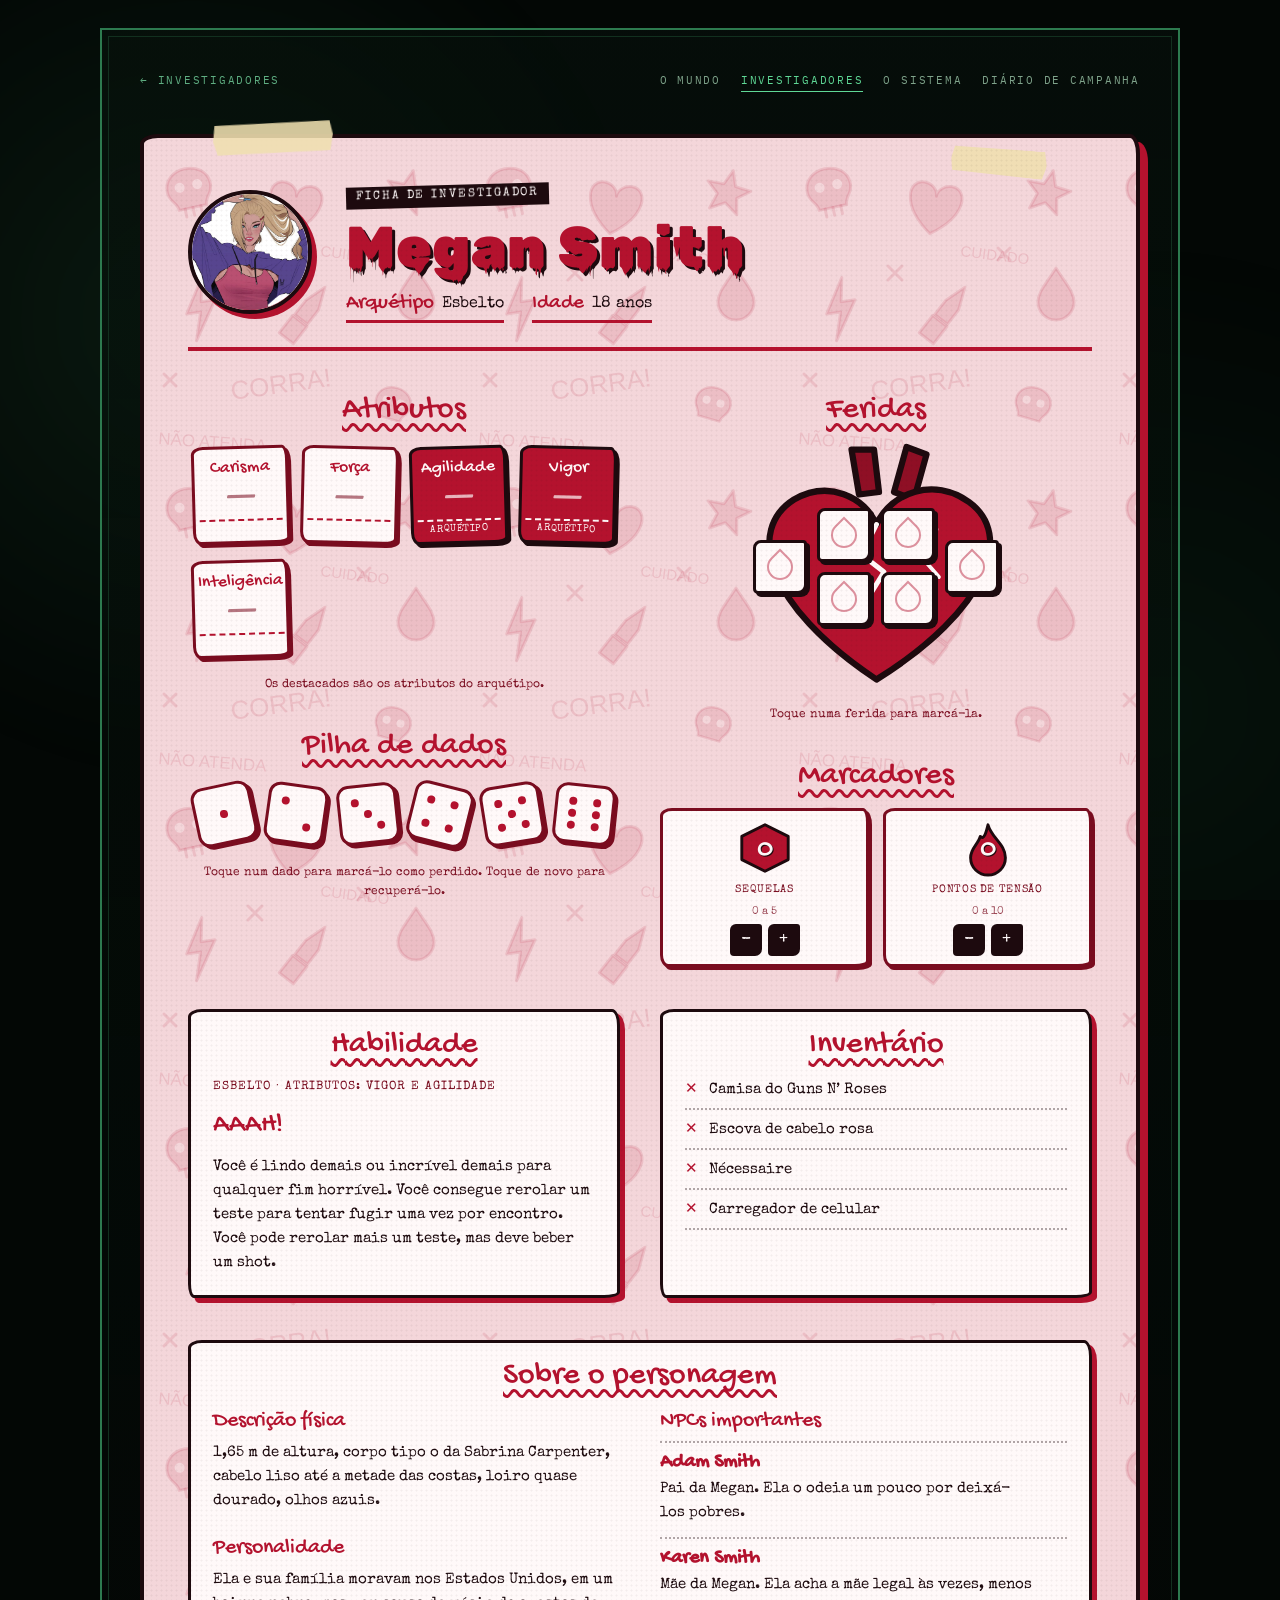
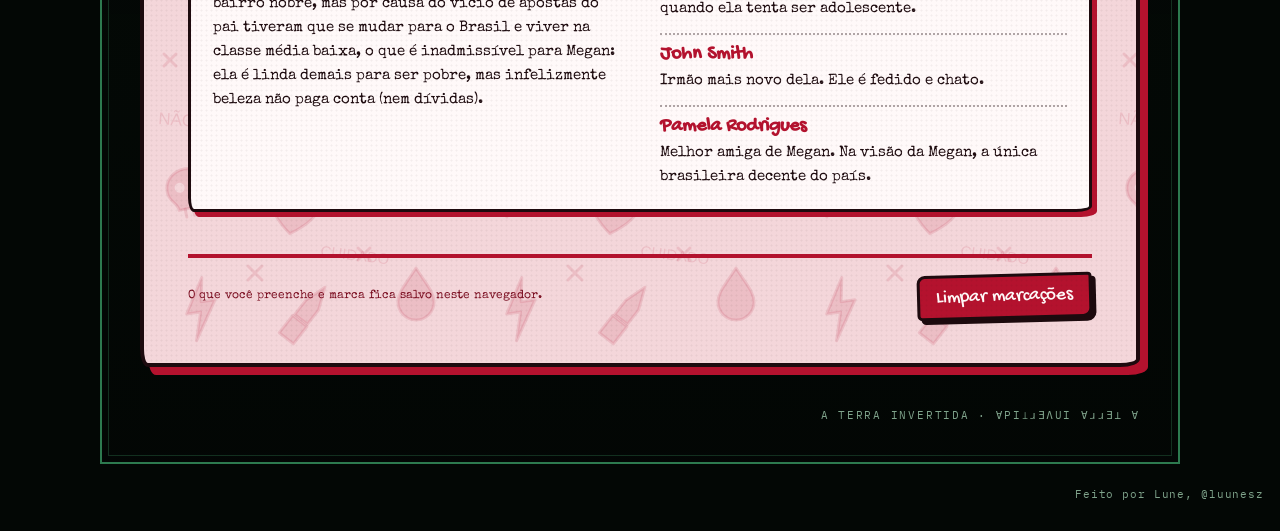
<file: ficha-megan.html>
<!doctype html>
<!-- A Terra Invertida · feito por Lune, @luunesz -->
<html lang="pt-BR">
<head>
<meta charset="utf-8">
<meta name="author" content="Lune (@luunesz)">
<meta name="viewport" content="width=device-width, initial-scale=1, viewport-fit=cover">
<title>Megan Smith · A Terra Invertida</title>
<link rel="preconnect" href="https://fonts.googleapis.com">
<link rel="preconnect" href="https://fonts.gstatic.com" crossorigin>
<link rel="stylesheet" href="https://fonts.googleapis.com/css2?family=IBM+Plex+Mono:wght@400&family=IM+Fell+English+SC&family=Spectral:ital,wght@0,300;0,400;1,300;1,400&display=swap">
<link rel="icon" type="image/png" href="icone1.png">
<script src="icone.js" defer></script>
<!-- Segunda versão do visual: troque estiloIndex.css por estiloIndex2.css (em todas as páginas) -->
<link rel="stylesheet" href="estiloIndex.css">
<!-- Visual da ficha: estiloFichasPunk.css (rosa e vermelho, estilo punk). Para o visual verde sóbrio, troque por estiloFichas.css -->
<link rel="stylesheet" href="estiloFichasPunk.css">
<script src="ficha.js" defer></script>
</head>
<body>

<div class="fog" aria-hidden="true"><i></i><i></i></div>

<main class="frame">
  <nav class="topnav" aria-label="Navegação do site">
    <a class="back" href="investigadores.html">← Investigadores</a>
    <ul>
      <li><a href="mundo.html">O Mundo</a></li>
      <li><a href="investigadores.html" aria-current="true">Investigadores</a></li>
      <li><a href="sistema.html">O Sistema</a></li>
      <li><a href="diario.html">Diário de Campanha</a></li>
    </ul>
  </nav>

  <article class="ficha" data-ficha="megan" aria-labelledby="f-nome">
    <header class="ficha-cab">
      <!-- A foto é o arquivo MeganSmith.jpg, na mesma pasta desta página. Sem o arquivo, aparece a silhueta. -->
      <div class="ficha-foto"><svg viewBox="0 0 100 100" aria-hidden="true" fill="currentColor"><circle cx="50" cy="38" r="17"/><path d="M16 100c0-26 16-38 34-38s34 12 34 38z"/></svg><img src="MeganSmith.jpg" alt="Megan Smith" onerror="this.remove()"></div>
      <div>
        <p class="ficha-eyebrow">Ficha de investigador</p>
        <h1 id="f-nome">Megan Smith</h1>
        <dl class="ident">
          <div><dt>Arquétipo</dt><dd>Esbelto</dd></div>
          <div><dt>Idade</dt><dd>18 anos</dd></div>
        </dl>
      </div>
    </header>

    <div class="ficha-corpo">
      <div class="ficha-col">
        <section class="sec" aria-labelledby="h-atrib">
          <h2 id="h-atrib">Atributos</h2>
          <div class="atributos">
            <div class="atrib">
              <label for="a-carisma">Carisma</label>
              <input id="a-carisma" data-id="atrib-carisma" type="number" min="0" inputmode="numeric" placeholder="—">
              <small></small>
            </div>
            <div class="atrib">
              <label for="a-forca">Força</label>
              <input id="a-forca" data-id="atrib-forca" type="number" min="0" inputmode="numeric" placeholder="—">
              <small></small>
            </div>
            <div class="atrib" data-arq>
              <label for="a-agilidade">Agilidade</label>
              <input id="a-agilidade" data-id="atrib-agilidade" type="number" min="0" inputmode="numeric" placeholder="—">
              <small>arquétipo</small>
            </div>
            <div class="atrib" data-arq>
              <label for="a-vigor">Vigor</label>
              <input id="a-vigor" data-id="atrib-vigor" type="number" min="0" inputmode="numeric" placeholder="—">
              <small>arquétipo</small>
            </div>
            <div class="atrib">
              <label for="a-inteligencia">Inteligência</label>
              <input id="a-inteligencia" data-id="atrib-inteligencia" type="number" min="0" inputmode="numeric" placeholder="—">
              <small></small>
            </div>
          </div>
          <p class="dica">Os destacados são os atributos do arquétipo.</p>
        </section>

        <section class="sec" aria-labelledby="h-pilha">
          <h2 id="h-pilha">Pilha de dados</h2>
          <div class="pilha">
            <button type="button" class="dado" data-f="1" data-alternar="dado-1" aria-pressed="false" aria-label="Dado 1 perdido"><i></i></button>
            <button type="button" class="dado" data-f="2" data-alternar="dado-2" aria-pressed="false" aria-label="Dado 2 perdido"><i></i><i></i></button>
            <button type="button" class="dado" data-f="3" data-alternar="dado-3" aria-pressed="false" aria-label="Dado 3 perdido"><i></i><i></i><i></i></button>
            <button type="button" class="dado" data-f="4" data-alternar="dado-4" aria-pressed="false" aria-label="Dado 4 perdido"><i></i><i></i><i></i><i></i></button>
            <button type="button" class="dado" data-f="5" data-alternar="dado-5" aria-pressed="false" aria-label="Dado 5 perdido"><i></i><i></i><i></i><i></i><i></i></button>
            <button type="button" class="dado" data-f="6" data-alternar="dado-6" aria-pressed="false" aria-label="Dado 6 perdido"><i></i><i></i><i></i><i></i><i></i><i></i></button>
          </div>
          <p class="dica">Toque num dado para marcá-lo como perdido. Toque de novo para recuperá-lo.</p>
        </section>
      </div>

      <div class="ficha-col">
        <section class="sec" aria-labelledby="h-feridas">
          <h2 id="h-feridas">Feridas</h2>
          <div class="feridas">
            <button type="button" class="ferida" data-alternar="ferida-1" aria-pressed="false" aria-label="Ferida 1"></button>
            <button type="button" class="ferida" data-alternar="ferida-2" aria-pressed="false" aria-label="Ferida 2"></button>
            <button type="button" class="ferida" data-alternar="ferida-3" aria-pressed="false" aria-label="Ferida 3"></button>
            <button type="button" class="ferida" data-alternar="ferida-4" aria-pressed="false" aria-label="Ferida 4"></button>
            <button type="button" class="ferida" data-alternar="ferida-5" aria-pressed="false" aria-label="Ferida 5"></button>
            <button type="button" class="ferida" data-alternar="ferida-6" aria-pressed="false" aria-label="Ferida 6"></button>
          </div>
          <p class="dica">Toque numa ferida para marcá-la.</p>
        </section>

        <section class="sec" aria-labelledby="h-marc">
          <h2 id="h-marc">Marcadores</h2>
          <div class="marcadores">
            <div class="marcador" data-contador="sequelas" data-max="5">
              <svg viewBox="0 0 60 60" aria-hidden="true" fill="none" stroke="currentColor" stroke-width="3" stroke-linejoin="round"><polygon points="30,6 54,18 54,42 30,54 6,42 6,18"/></svg>
              <span class="marcador-nome">Sequelas</span>
              <span class="marcador-faixa">0 a 5</span>
              <output aria-label="Valor do sequelas">0</output>
              <div class="passos">
                <button type="button" data-passo="-1" aria-label="Diminuir sequelas">−</button>
                <button type="button" data-passo="1" aria-label="Aumentar sequelas">+</button>
              </div>
            </div>
            <div class="marcador" data-contador="tensao" data-max="10">
              <svg viewBox="0 0 60 60" aria-hidden="true" fill="none" stroke="currentColor" stroke-width="3" stroke-linejoin="round"><path d="M30 6 C34 20 48 26 48 40 A18 18 0 0 1 12 40 C12 30 20 26 22 18 C26 22 28 14 30 6 Z"/></svg>
              <span class="marcador-nome">Pontos de Tensão</span>
              <span class="marcador-faixa">0 a 10</span>
              <output aria-label="Valor do pontos de tensão">0</output>
              <div class="passos">
                <button type="button" data-passo="-1" aria-label="Diminuir pontos de tensão">−</button>
                <button type="button" data-passo="1" aria-label="Aumentar pontos de tensão">+</button>
              </div>
            </div>
          </div>
        </section>
      </div>
    </div>

    <div class="ficha-duas">
      <section class="sec" aria-labelledby="h-hab">
        <h2 id="h-hab">Habilidade</h2>
        <p class="meta">Esbelto · Atributos: Vigor e Agilidade</p>
        <h3 class="hab-nome">AAAH!</h3>
        <p>Você é lindo demais ou incrível demais para qualquer fim horrível. Você consegue rerolar um teste para tentar fugir uma vez por encontro. Você pode rerolar mais um teste, mas deve beber um shot.</p>
      </section>

      <section class="sec" aria-labelledby="h-inv">
        <h2 id="h-inv">Inventário</h2>
        <ul class="inv-lista">
            <li>Camisa do Guns N’ Roses</li>
            <li>Escova de cabelo rosa</li>
            <li>Nécessaire</li>
            <li>Carregador de celular</li>
        </ul>
      </section>
    </div>

    <section class="sec" aria-labelledby="h-sobre">
      <h2 id="h-sobre">Sobre o personagem</h2>
      <div class="sobre">
        <div>
          <h3>Descrição física</h3>
          <p>1,65 m de altura, corpo tipo o da Sabrina Carpenter, cabelo liso até a metade das costas, loiro quase dourado, olhos azuis.</p>
          <h3>Personalidade</h3>
          <p>Ela e sua família moravam nos Estados Unidos, em um bairro nobre, mas por causa do vício de apostas do pai tiveram que se mudar para o Brasil e viver na classe média baixa, o que é inadmissível para Megan: ela é linda demais para ser pobre, mas infelizmente beleza não paga conta (nem dívidas).</p>
        </div>
        <div>
          <h3>NPCs importantes</h3>
          <ul class="npcs">
            <li><strong class="npc-nome">Adam Smith</strong><p>Pai da Megan. Ela o odeia um pouco por deixá-los pobres.</p></li>
            <li><strong class="npc-nome">Karen Smith</strong><p>Mãe da Megan. Ela acha a mãe legal às vezes, menos quando ela tenta ser adolescente.</p></li>
            <li><strong class="npc-nome">John Smith</strong><p>Irmão mais novo dela. Ele é fedido e chato.</p></li>
            <li><strong class="npc-nome">Pamela Rodrigues</strong><p>Melhor amiga de Megan. Na visão da Megan, a única brasileira decente do país.</p></li>
          </ul>
        </div>
      </div>
    </section>

    <footer class="ficha-rodape">
      <p class="ficha-nota">O que você preenche e marca fica salvo neste navegador.</p>
      <button type="button" class="limpar" data-limpar>Limpar marcações</button>
    </footer>
  </article>

  <p class="foot">A Terra Invertida · <span class="flip" aria-hidden="true">ɐpıʇɹǝʌuI ɐɹɹǝ⊥ ∀</span></p>
</main>

<p class="credito">Feito por Lune, @luunesz</p>

</body>
</html>
</file>
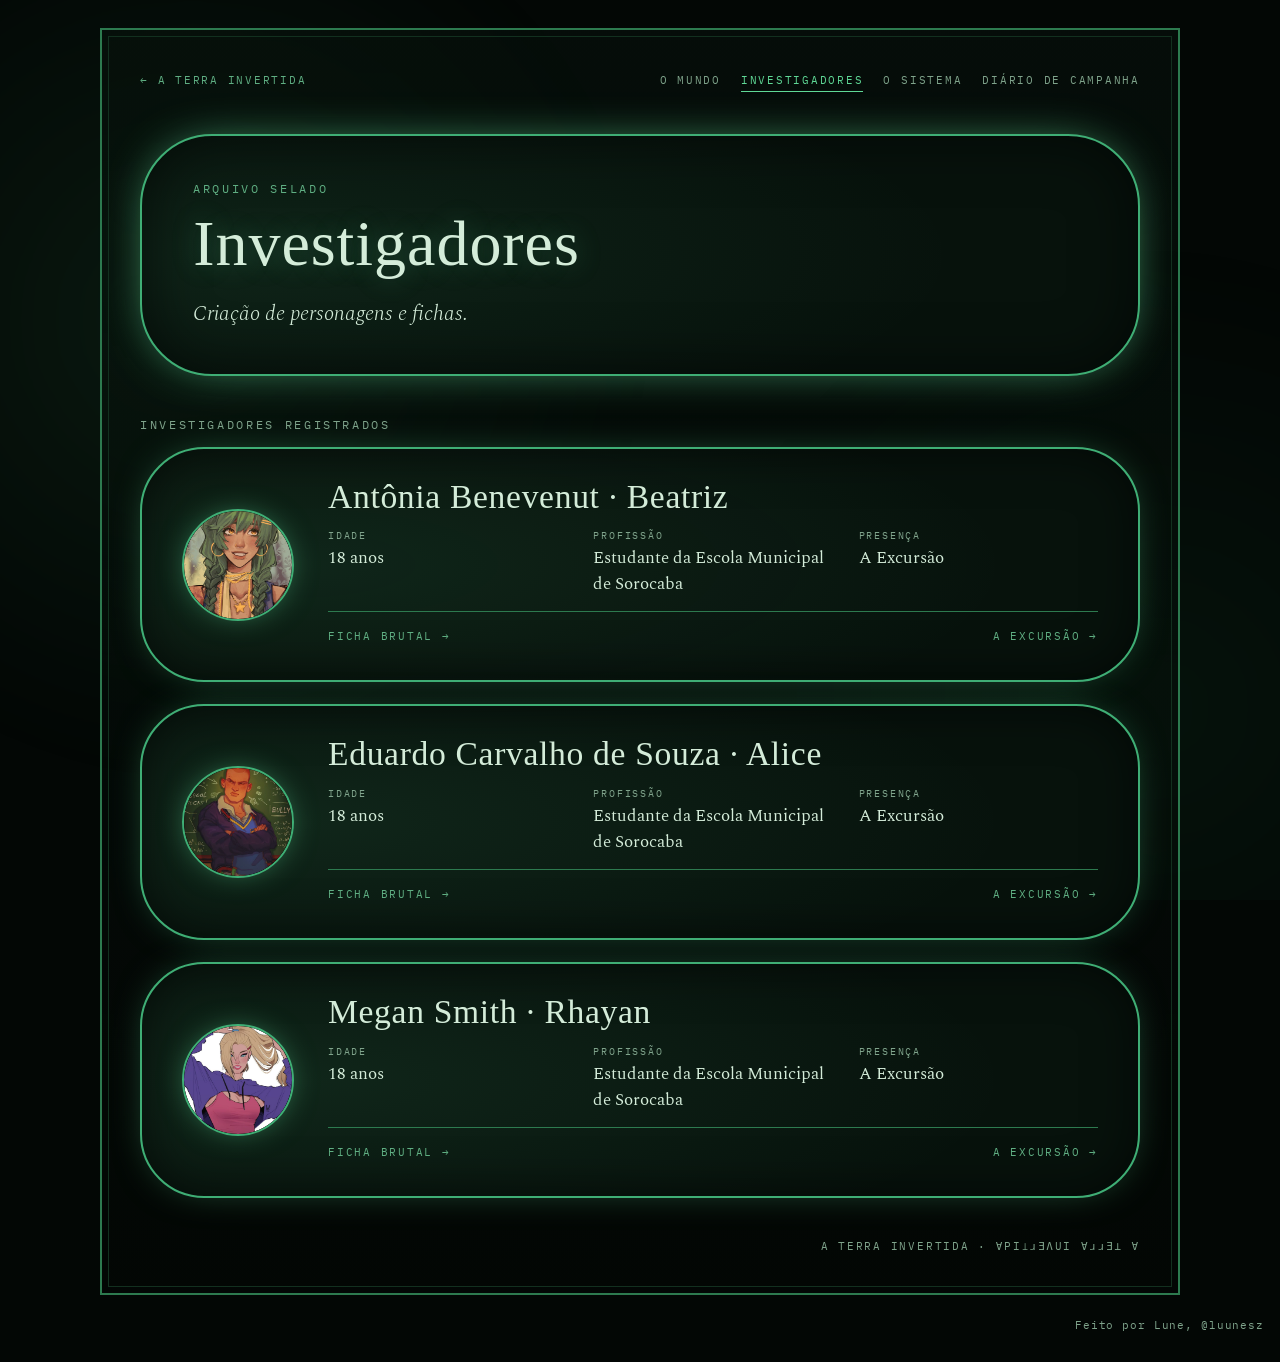
<file: investigadores.html>
<!doctype html>
<!-- A Terra Invertida · feito por Lune, @luunesz -->
<html lang="pt-BR">
<head>
<meta charset="utf-8">
<meta name="author" content="Lune (@luunesz)">
<meta name="viewport" content="width=device-width, initial-scale=1, viewport-fit=cover">
<title>Investigadores · A Terra Invertida</title>
<link rel="preconnect" href="https://fonts.googleapis.com">
<link rel="preconnect" href="https://fonts.gstatic.com" crossorigin>
<link rel="stylesheet" href="https://fonts.googleapis.com/css2?family=IBM+Plex+Mono:wght@400&family=IM+Fell+English+SC&family=Spectral:ital,wght@0,300;0,400;1,300;1,400&display=swap">
<link rel="icon" type="image/png" href="icone1.png">
<script src="icone.js" defer></script>
<link rel="stylesheet" href="estiloIndex.css">
<link rel="stylesheet" href="estiloInvestigadores.css">
</head>
<body>

<div class="fog" aria-hidden="true"><i></i><i></i></div>

<main class="frame">
  <nav class="topnav" aria-label="Navegação do site">
    <a class="back" href="index.html">← A Terra Invertida</a>
    <ul>
      <li><a href="mundo.html">O Mundo</a></li>
      <li><a href="investigadores.html" aria-current="page">Investigadores</a></li>
      <li><a href="sistema.html">O Sistema</a></li>
      <li><a href="diario.html">Diário de Campanha</a></li>
    </ul>
  </nav>

  <header class="page-title">
    <p class="eyebrow">Arquivo selado</p>
    <h1>Investigadores</h1>
    <p class="sub">Criação de personagens e fichas.</p>
  </header>

  <section class="bloco" aria-labelledby="t-fichas">
    <h2 id="t-fichas">Investigadores registrados</h2>
    <ul class="fichas">
      <li>
        <article class="cartao" aria-labelledby="n-personagem">
          <div class="foto-wrap">
            <div class="foto">
              <img src="AntoniaBenevenut.jpg" alt="Antônia Benevenut">
            </div>
          </div>
          <div class="cartao-info">
            <h2 class="nome" id="n-personagem">Antônia Benevenut · Beatriz</h2>
            <dl class="dados">
              <div><dt>Idade</dt><dd>18 anos</dd></div>
              <div><dt>Profissão</dt><dd>Estudante da Escola Municipal de Sorocaba </dd></div>
              <div><dt>Presença</dt><dd>A Excursão</dd></div>
            </dl>
            <div class="cartao-links">
              <a href="ficha-antonia.html">Ficha Brutal →</a>
              <a href="excursao.html">A Excursão →</a>
            </div>
          </div>
        </article>
      </li>

      <li>
        <article class="cartao" aria-labelledby="n-personagem">
          <div class="foto-wrap">
            <div class="foto">
              <img src="EduardoCarvalhoDeSouza.jpg" alt="Eduardo Carvalho de Souza">
            </div>
          </div>
          <div class="cartao-info">
            <h2 class="nome" id="n-personagem">Eduardo Carvalho de Souza · Alice</h2>
            <dl class="dados">
              <div><dt>Idade</dt><dd>18 anos</dd></div>
              <div><dt>Profissão</dt><dd>Estudante da Escola Municipal de Sorocaba</dd></div>
              <div><dt>Presença</dt><dd>A Excursão</dd></div>
            </dl>
            <div class="cartao-links">
              <a href="ficha-eduardo.html">Ficha Brutal →</a>
              <a href="excursao.html">A Excursão →</a>
            </div>
          </div>
        </article>
      </li>

      <li>
        <article class="cartao" aria-labelledby="n-personagem">
          <div class="foto-wrap">
            <div class="foto">
              <img src="MeganSmith.jpg" alt="Megan Smith">
            </div>
          </div>
          <div class="cartao-info">
            <h2 class="nome" id="n-personagem">Megan Smith · Rhayan</h2>
            <dl class="dados">
              <div><dt>Idade</dt><dd>18 anos</dd></div>
              <div><dt>Profissão</dt><dd>Estudante da Escola Municipal de Sorocaba</dd></div>
              <div><dt>Presença</dt><dd>A Excursão</dd></div>
            </dl>
            <div class="cartao-links">
              <a href="ficha-megan.html">Ficha Brutal →</a>
              <a href="excursao.html">A Excursão →</a>
            </div>
          </div>
        </article>
      </li>
      
    </ul>
  </section>

  <p class="foot">A Terra Invertida · <span class="flip" aria-hidden="true">ɐpıʇɹǝʌuI ɐɹɹǝ⊥ ∀</span></p>
</main>

<p class="credito">Feito por Lune, @luunesz</p>

</body>
</html>
</file>
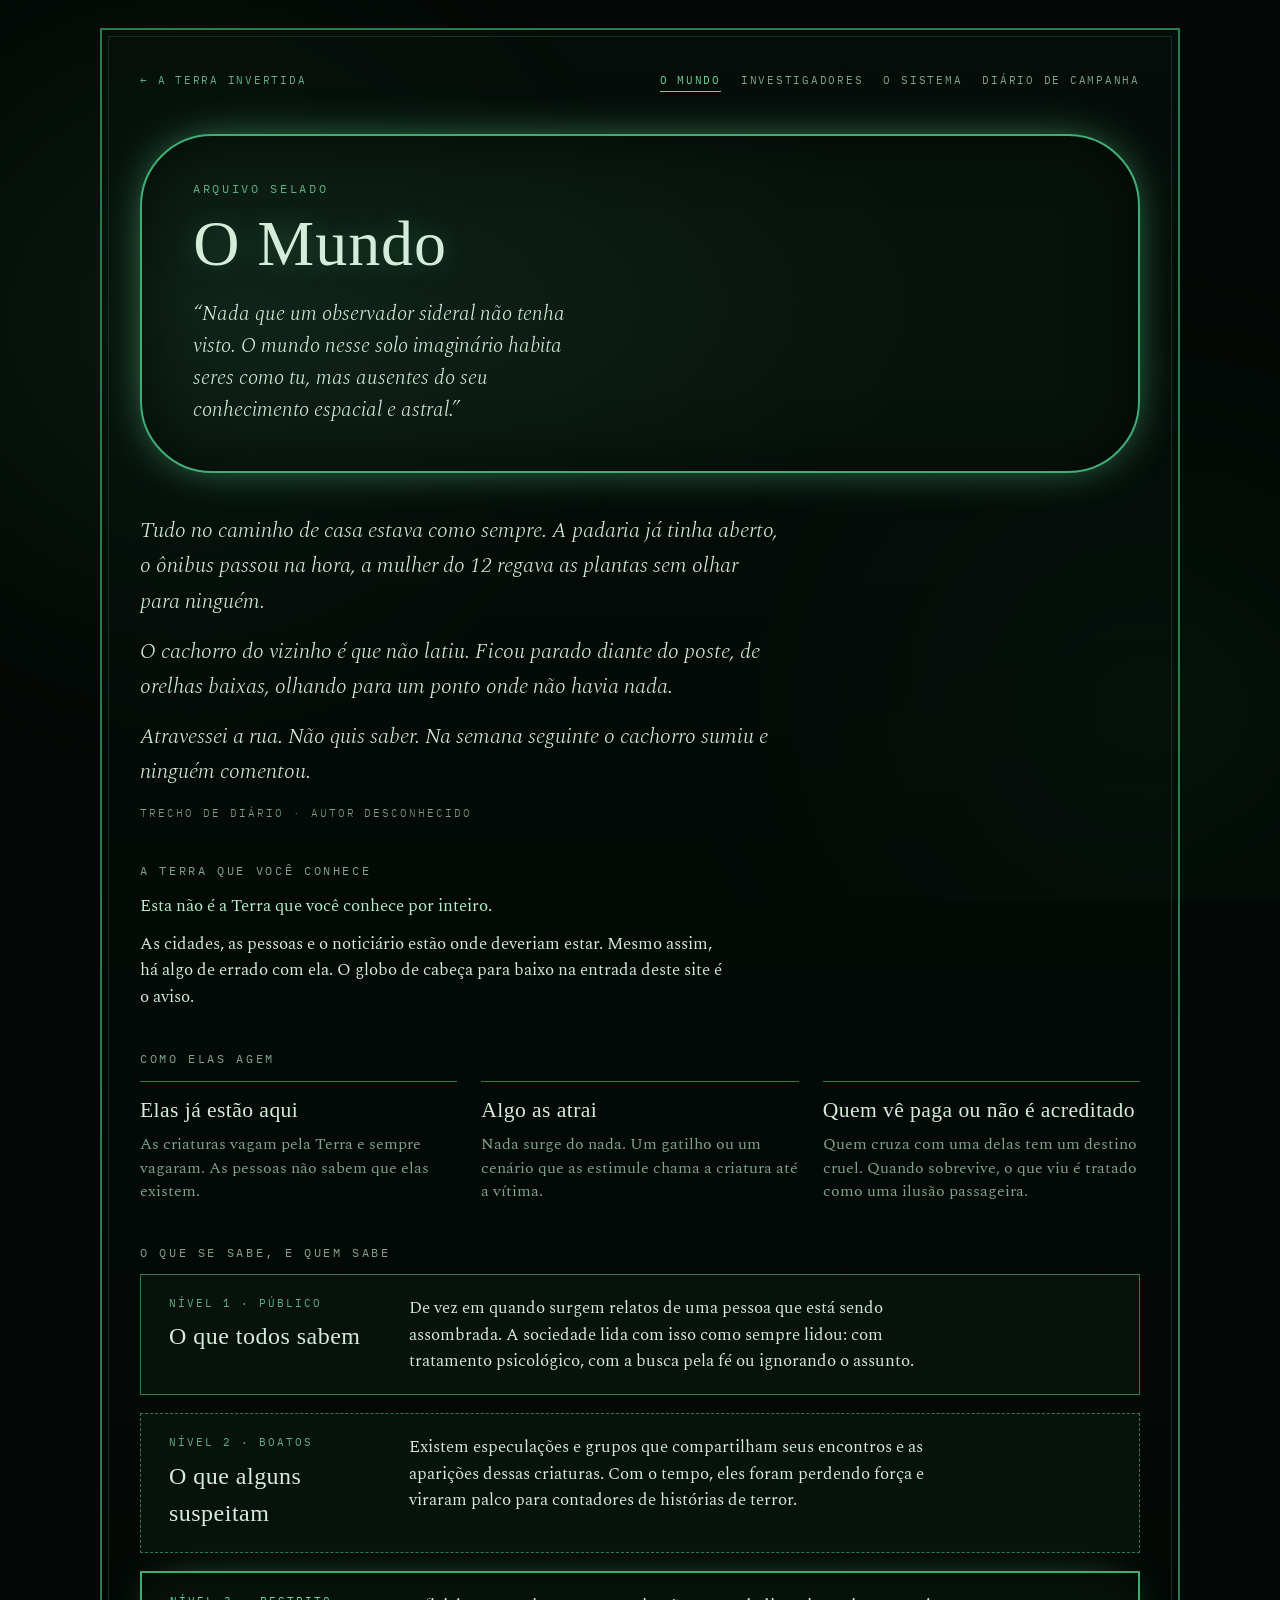
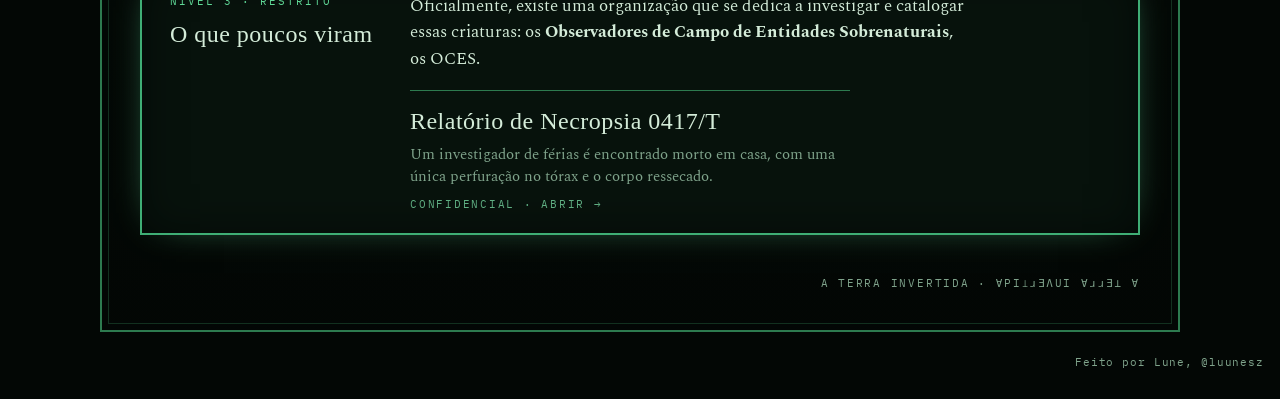
<file: mundo.html>
<!doctype html>
<!-- A Terra Invertida · feito por Lune, @luunesz -->
<html lang="pt-BR">
<head>
<meta charset="utf-8">
<meta name="author" content="Lune (@luunesz)">
<meta name="viewport" content="width=device-width, initial-scale=1, viewport-fit=cover">
<title>O Mundo · A Terra Invertida</title>
<link rel="preconnect" href="https://fonts.googleapis.com">
<link rel="preconnect" href="https://fonts.gstatic.com" crossorigin>
<link rel="stylesheet" href="https://fonts.googleapis.com/css2?family=IBM+Plex+Mono:wght@400&family=IM+Fell+English+SC&family=Spectral:ital,wght@0,300;0,400;1,300;1,400&display=swap">
<link rel="icon" type="image/png" href="icone1.png">
<script src="icone.js" defer></script>
<!-- Segunda versão do visual: troque estiloIndex.css por estiloIndex2.css (em todas as páginas) -->
<link rel="stylesheet" href="estiloIndex.css">
</head>
<body>

<div class="fog" aria-hidden="true"><i></i><i></i></div>

<main class="frame">
  <nav class="topnav" aria-label="Navegação do site">
    <a class="back" href="index.html">← A Terra Invertida</a>
    <ul>
      <li><a href="mundo.html" aria-current="page">O Mundo</a></li>
      <li><a href="investigadores.html">Investigadores</a></li>
      <li><a href="sistema.html">O Sistema</a></li>
      <li><a href="diario.html">Diário de Campanha</a></li>
    </ul>
  </nav>

  <header class="page-title">
    <p class="eyebrow">Arquivo selado</p>
    <h1>O Mundo</h1>
    <p class="sub">“Nada que um observador sideral não tenha visto. O mundo nesse solo imaginário habita seres como tu, mas ausentes do seu conhecimento espacial e astral.”</p>
  </header>

  <blockquote class="prologo">
    <p>Tudo no caminho de casa estava como sempre. A padaria já tinha aberto, o ônibus passou na hora, a mulher do 12 regava as plantas sem olhar para ninguém.</p>
    <p>O cachorro do vizinho é que não latiu. Ficou parado diante do poste, de orelhas baixas, olhando para um ponto onde não havia nada.</p>
    <p>Atravessei a rua. Não quis saber. Na semana seguinte o cachorro sumiu e ninguém comentou.</p>
    <footer>Trecho de diário · autor desconhecido</footer>
  </blockquote>

  <section class="bloco" aria-labelledby="t-terra">
    <h2 id="t-terra">A Terra que você conhece</h2>
    <p class="aviso">Esta não é a Terra que você conhece por inteiro.</p>
    <p>As cidades, as pessoas e o noticiário estão onde deveriam estar. Mesmo assim, há algo de errado com ela. O globo de cabeça para baixo na entrada deste site é o aviso.</p>
  </section>

  <section class="bloco" aria-labelledby="t-agem">
    <h2 id="t-agem">Como elas agem</h2>
    <dl class="regras">
      <div>
        <dt>Elas já estão aqui</dt>
        <dd>As criaturas vagam pela Terra e sempre vagaram. As pessoas não sabem que elas existem.</dd>
      </div>
      <div>
        <dt>Algo as atrai</dt>
        <dd>Nada surge do nada. Um gatilho ou um cenário que as estimule chama a criatura até a vítima.</dd>
      </div>
      <div>
        <dt>Quem vê paga ou não é acreditado</dt>
        <dd>Quem cruza com uma delas tem um destino cruel. Quando sobrevive, o que viu é tratado como uma ilusão passageira.</dd>
      </div>
    </dl>
  </section>

  <section class="bloco" aria-labelledby="t-niveis">
    <h2 id="t-niveis">O que se sabe, e quem sabe</h2>
    <ol class="camadas">
      <li class="camada" data-nivel="1">
        <div>
          <p class="nivel">Nível 1 · Público</p>
          <h3>O que todos sabem</h3>
        </div>
        <p>De vez em quando surgem relatos de uma pessoa que está sendo assombrada. A sociedade lida com isso como sempre lidou: com tratamento psicológico, com a busca pela fé ou ignorando o assunto.</p>
      </li>
      <li class="camada" data-nivel="2">
        <div>
          <p class="nivel">Nível 2 · Boatos</p>
          <h3>O que alguns suspeitam</h3>
        </div>
        <p>Existem especulações e grupos que compartilham seus encontros e as aparições dessas criaturas. Com o tempo, eles foram perdendo força e viraram palco para contadores de histórias de terror.</p>
      </li>
      <li class="camada" data-nivel="3">
        <div>
          <p class="nivel">Nível 3 · Restrito</p>
          <h3>O que poucos viram</h3>
        </div>
        <div>
          <p>Oficialmente, existe uma organização que se dedica a investigar e catalogar essas criaturas: os <strong>Observadores de Campo de Entidades Sobrenaturais</strong>, os OCES.</p>
          <a class="file" href="relatorio-0417.html">
            <h3>Relatório de Necropsia 0417/T</h3>
            <p>Um investigador de férias é encontrado morto em casa, com uma única perfuração no tórax e o corpo ressecado.</p>
            <span class="tag">Confidencial · Abrir →</span>
          </a>
        </div>
      </li>
    </ol>
  </section>

  <p class="foot">A Terra Invertida · <span class="flip" aria-hidden="true">ɐpıʇɹǝʌuI ɐɹɹǝ⊥ ∀</span></p>
</main>

<p class="credito">Feito por Lune, @luunesz</p>

</body>
</html>
</file>
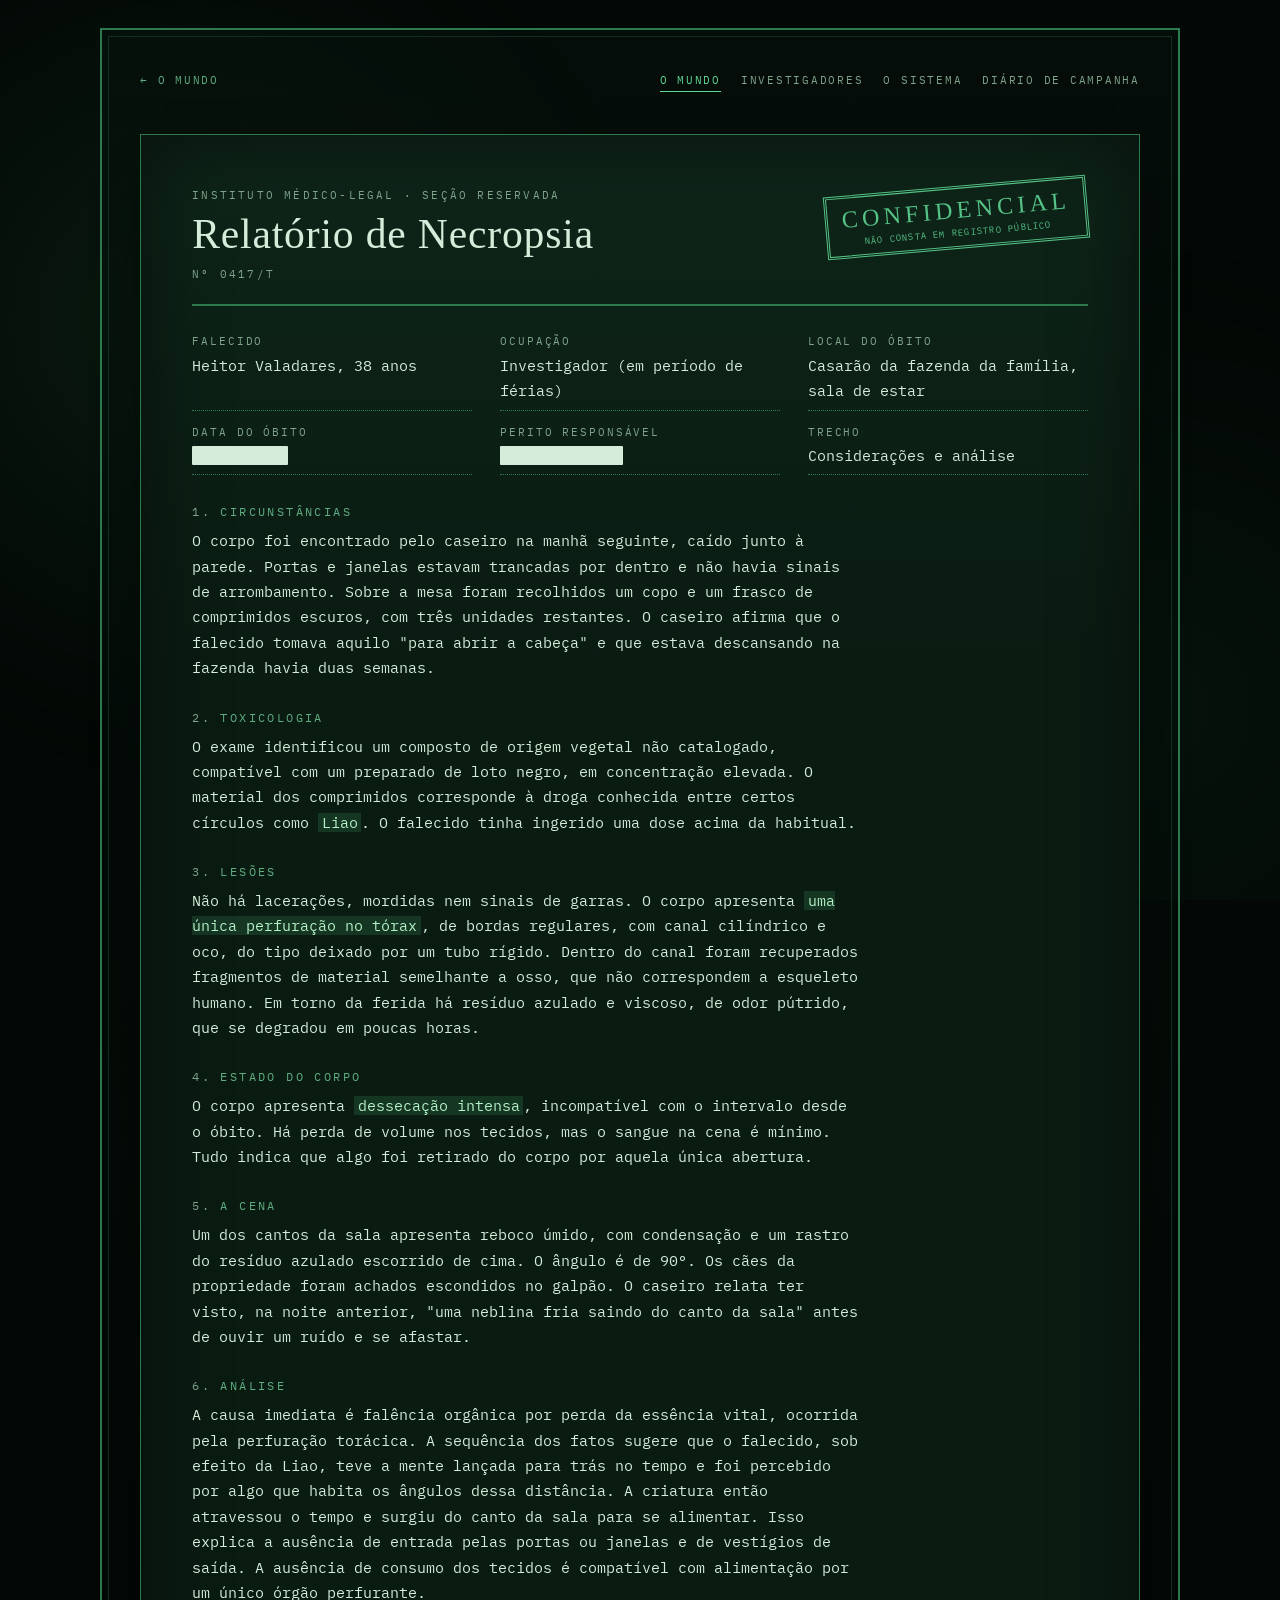
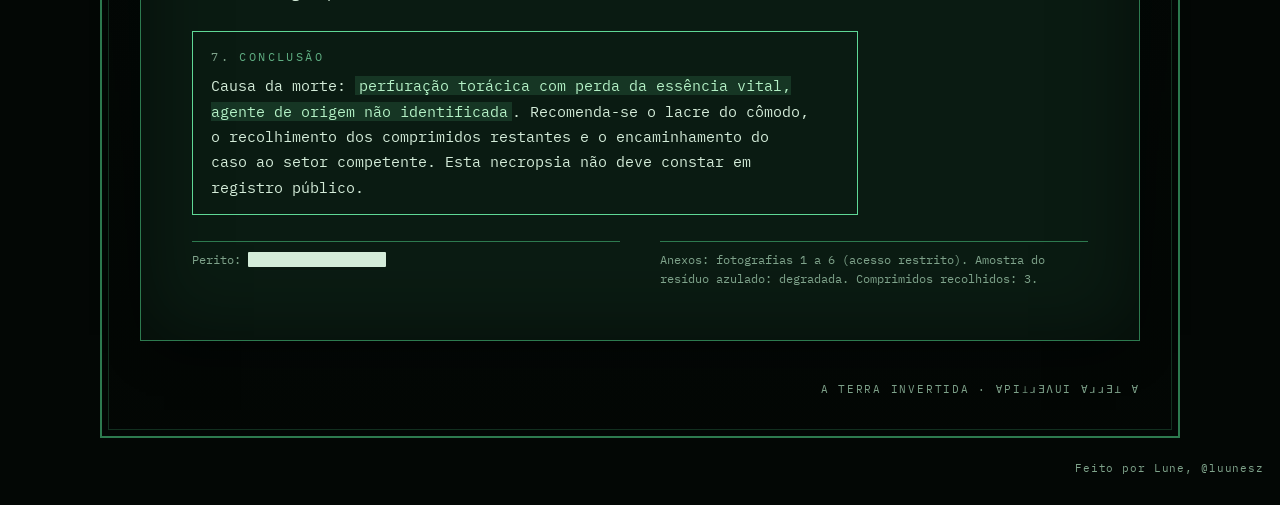
<file: relatorio-0417.html>
<!doctype html>
<!-- A Terra Invertida · feito por Lune, @luunesz -->
<html lang="pt-BR">
<head>
<meta charset="utf-8">
<meta name="author" content="Lune (@luunesz)">
<meta name="viewport" content="width=device-width, initial-scale=1, viewport-fit=cover">
<title>Relatório de Necropsia 0417/T · A Terra Invertida</title>
<link rel="preconnect" href="https://fonts.googleapis.com">
<link rel="preconnect" href="https://fonts.gstatic.com" crossorigin>
<link rel="stylesheet" href="https://fonts.googleapis.com/css2?family=IBM+Plex+Mono:wght@400&family=IM+Fell+English+SC&family=Spectral:ital,wght@0,300;0,400;1,300;1,400&display=swap">
<link rel="icon" type="image/png" href="icone1.png">
<script src="icone.js" defer></script>
<!-- Segunda versão do visual: troque estiloIndex.css por estiloIndex2.css (em todas as páginas) -->
<link rel="stylesheet" href="estiloIndex.css">
</head>
<body>

<div class="fog" aria-hidden="true"><i></i><i></i></div>

<main class="frame">
  <nav class="topnav" aria-label="Navegação do site">
    <a class="back" href="mundo.html">← O Mundo</a>
    <ul>
      <li><a href="mundo.html" aria-current="true">O Mundo</a></li>
      <li><a href="investigadores.html">Investigadores</a></li>
      <li><a href="sistema.html">O Sistema</a></li>
      <li><a href="diario.html">Diário de Campanha</a></li>
    </ul>
  </nav>

  <article class="doc" aria-labelledby="doc-titulo">
    <header class="doc-head">
      <div>
        <p class="doc-org">Instituto Médico-Legal · Seção Reservada</p>
        <h1 id="doc-titulo" class="doc-title">Relatório de Necropsia</h1>
        <p class="doc-org">Nº 0417/T</p>
      </div>
      <p class="carimbo">Confidencial<small>Não consta em registro público</small></p>
    </header>

    <dl class="doc-id">
      <div><dt>Falecido</dt><dd>Heitor Valadares, 38 anos</dd></div>
      <div><dt>Ocupação</dt><dd>Investigador (em período de férias)</dd></div>
      <div><dt>Local do óbito</dt><dd>Casarão da fazenda da família, sala de estar</dd></div>
      <div><dt>Data do óbito</dt><dd><span class="rasura">00/00/0000</span></dd></div>
      <div><dt>Perito responsável</dt><dd><span class="rasura">Nome rasurado</span></dd></div>
      <div><dt>Trecho</dt><dd>Considerações e análise</dd></div>
    </dl>

    <section class="doc-sec">
      <h2><span>1.</span> Circunstâncias</h2>
      <p>O corpo foi encontrado pelo caseiro na manhã seguinte, caído junto à parede. Portas e janelas estavam trancadas por dentro e não havia sinais de arrombamento. Sobre a mesa foram recolhidos um copo e um frasco de comprimidos escuros, com três unidades restantes. O caseiro afirma que o falecido tomava aquilo "para abrir a cabeça" e que estava descansando na fazenda havia duas semanas.</p>
    </section>

    <section class="doc-sec">
      <h2><span>2.</span> Toxicologia</h2>
      <p>O exame identificou um composto de origem vegetal não catalogado, compatível com um preparado de loto negro, em concentração elevada. O material dos comprimidos corresponde à droga conhecida entre certos círculos como <strong>Liao</strong>. O falecido tinha ingerido uma dose acima da habitual.</p>
    </section>

    <section class="doc-sec">
      <h2><span>3.</span> Lesões</h2>
      <p>Não há lacerações, mordidas nem sinais de garras. O corpo apresenta <strong>uma única perfuração no tórax</strong>, de bordas regulares, com canal cilíndrico e oco, do tipo deixado por um tubo rígido. Dentro do canal foram recuperados fragmentos de material semelhante a osso, que não correspondem a esqueleto humano. Em torno da ferida há resíduo azulado e viscoso, de odor pútrido, que se degradou em poucas horas.</p>
    </section>

    <section class="doc-sec">
      <h2><span>4.</span> Estado do corpo</h2>
      <p>O corpo apresenta <strong>dessecação intensa</strong>, incompatível com o intervalo desde o óbito. Há perda de volume nos tecidos, mas o sangue na cena é mínimo. Tudo indica que algo foi retirado do corpo por aquela única abertura.</p>
    </section>

    <section class="doc-sec">
      <h2><span>5.</span> A cena</h2>
      <p>Um dos cantos da sala apresenta reboco úmido, com condensação e um rastro do resíduo azulado escorrido de cima. O ângulo é de 90°. Os cães da propriedade foram achados escondidos no galpão. O caseiro relata ter visto, na noite anterior, "uma neblina fria saindo do canto da sala" antes de ouvir um ruído e se afastar.</p>
    </section>

    <section class="doc-sec">
      <h2><span>6.</span> Análise</h2>
      <p>A causa imediata é falência orgânica por perda da essência vital, ocorrida pela perfuração torácica. A sequência dos fatos sugere que o falecido, sob efeito da Liao, teve a mente lançada para trás no tempo e foi percebido por algo que habita os ângulos dessa distância. A criatura então atravessou o tempo e surgiu do canto da sala para se alimentar. Isso explica a ausência de entrada pelas portas ou janelas e de vestígios de saída. A ausência de consumo dos tecidos é compatível com alimentação por um único órgão perfurante.</p>
    </section>

    <section class="doc-sec doc-conc">
      <h2><span>7.</span> Conclusão</h2>
      <p>Causa da morte: <strong>perfuração torácica com perda da essência vital, agente de origem não identificada</strong>. Recomenda-se o lacre do cômodo, o recolhimento dos comprimidos restantes e o encaminhamento do caso ao setor competente. Esta necropsia não deve constar em registro público.</p>
    </section>

    <footer class="doc-sign">
      <div>Perito: <span class="rasura">Assinatura rasurada</span></div>
      <div>Anexos: fotografias 1 a 6 (acesso restrito). Amostra do resíduo azulado: degradada. Comprimidos recolhidos: 3.</div>
    </footer>
  </article>

  <p class="foot">A Terra Invertida · <span class="flip" aria-hidden="true">ɐpıʇɹǝʌuI ɐɹɹǝ⊥ ∀</span></p>
</main>

<p class="credito">Feito por Lune, @luunesz</p>

</body>
</html>
</file>
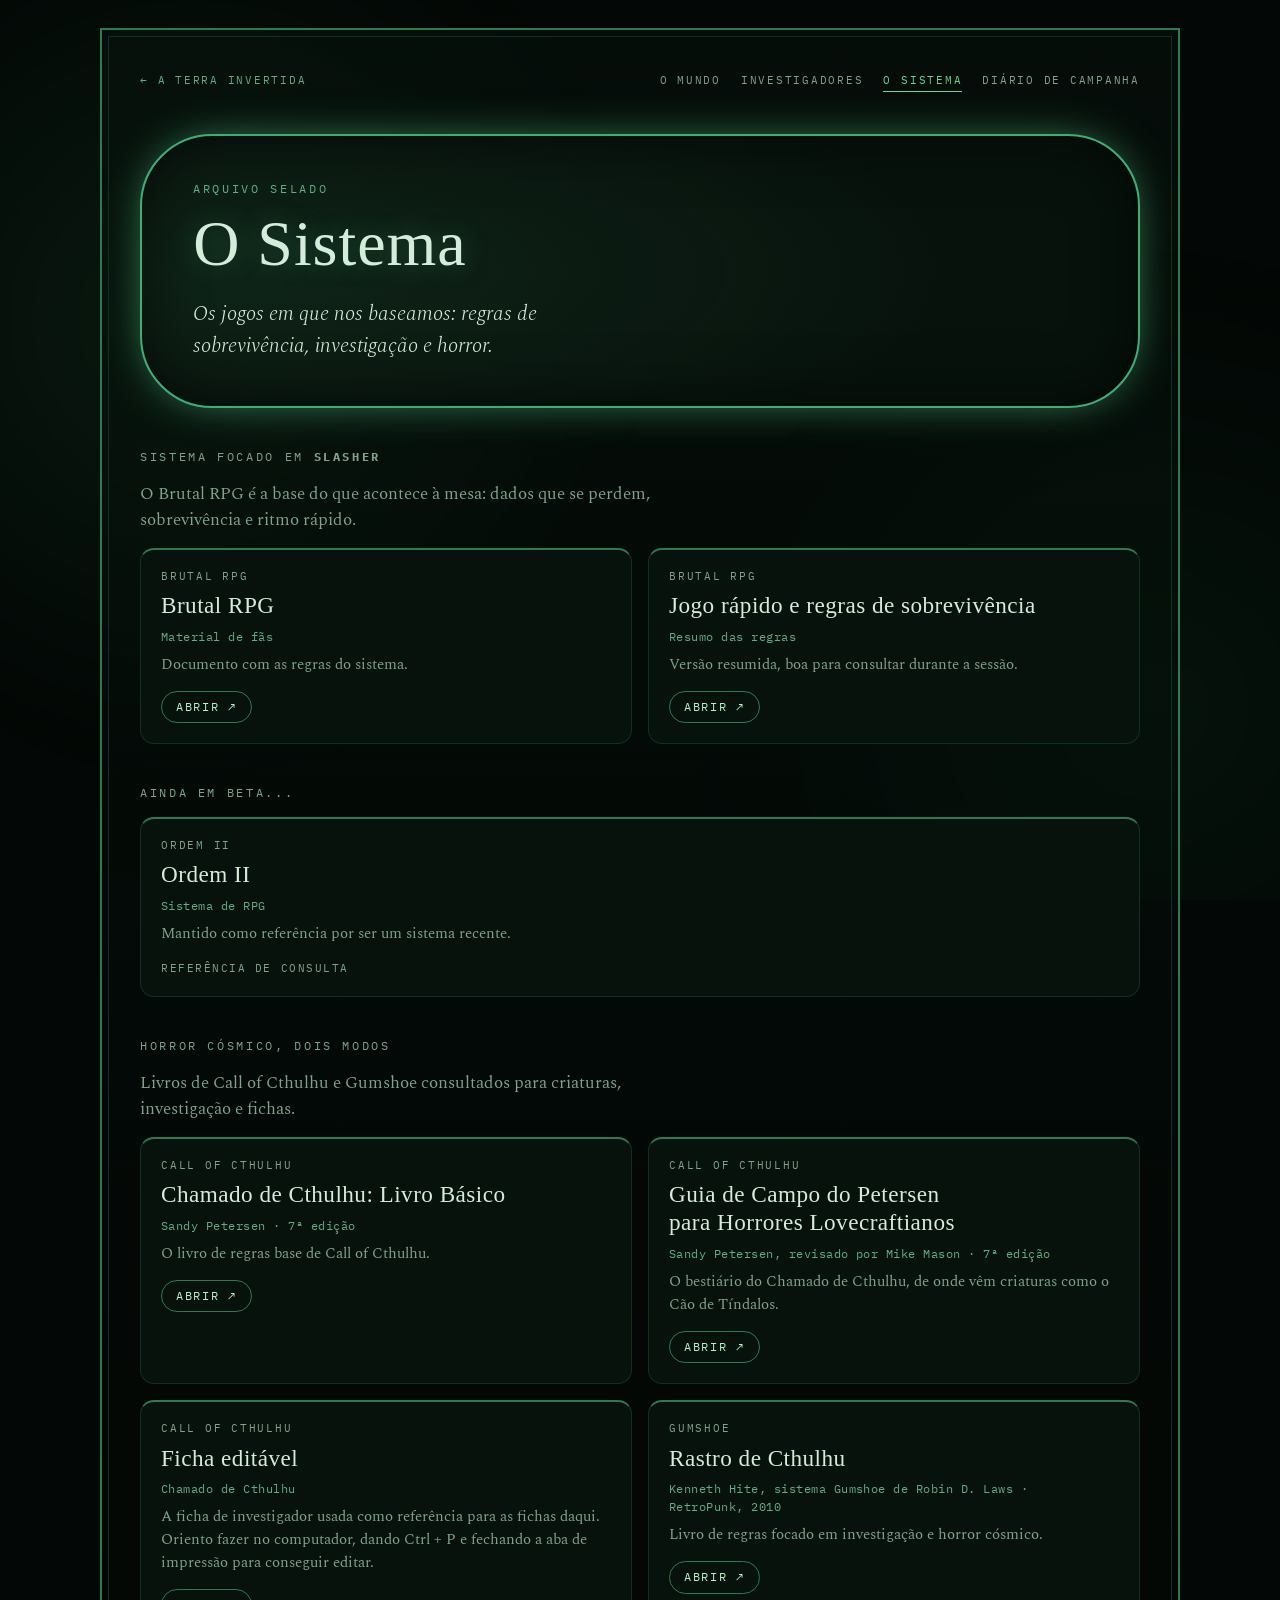
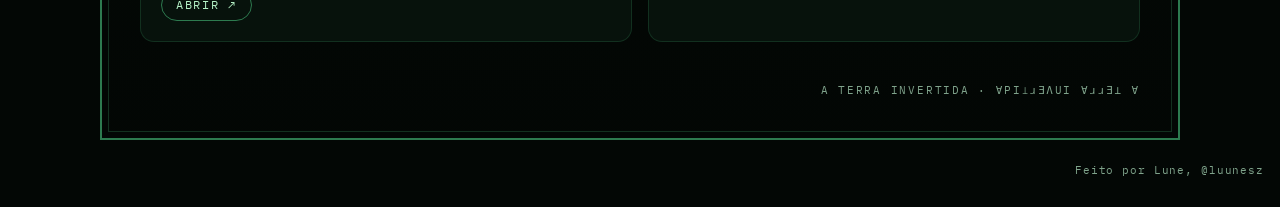
<file: sistema.html>
<!doctype html>
<!-- A Terra Invertida · feito por Lune, @luunesz -->
<html lang="pt-BR">
<head>
<meta charset="utf-8">
<meta name="author" content="Lune (@luunesz)">
<meta name="viewport" content="width=device-width, initial-scale=1, viewport-fit=cover">
<title>O Sistema · A Terra Invertida</title>
<link rel="preconnect" href="https://fonts.googleapis.com">
<link rel="preconnect" href="https://fonts.gstatic.com" crossorigin>
<link rel="stylesheet" href="https://fonts.googleapis.com/css2?family=IBM+Plex+Mono:wght@400&family=IM+Fell+English+SC&family=Spectral:ital,wght@0,300;0,400;1,300;1,400&display=swap">
<link rel="icon" type="image/png" href="icone1.png">
<script src="icone.js" defer></script>
<link rel="stylesheet" href="estiloIndex.css">
<link rel="stylesheet" href="estiloSistema.css">
</head>
<body>

<div class="fog" aria-hidden="true"><i></i><i></i></div>

<main class="frame">
  <nav class="topnav" aria-label="Navegação do site">
    <a class="back" href="index.html">← A Terra Invertida</a>
    <ul>
      <li><a href="mundo.html">O Mundo</a></li>
      <li><a href="investigadores.html">Investigadores</a></li>
      <li><a href="sistema.html" aria-current="page">O Sistema</a></li>
      <li><a href="diario.html">Diário de Campanha</a></li>
    </ul>
  </nav>

  <header class="page-title">
    <p class="eyebrow">Arquivo selado</p>
    <h1>O Sistema</h1>
    <p class="sub">Os jogos em que nos baseamos: regras de sobrevivência, investigação e horror.</p>
  </header>

  <section class="grupo" aria-labelledby="g-brutal">
    <h2 id="g-brutal">Sistema focado em <strong>slasher</strong></h2>
    <p>O Brutal RPG é a base do que acontece à mesa: dados que se perdem, sobrevivência e ritmo rápido.</p>
    <ul class="fontes">
        <li><a class="fonte" href="https://pt.scribd.com/document/816472418/Brutal-Rpg-Sdfgh" target="_blank" rel="noopener">
          <p class="tag">Brutal RPG</p><h3>Brutal RPG</h3><p class="autor">Material de fãs</p><p>Documento com as regras do sistema.</p><span class="acao">Abrir ↗</span>
        </a></li>
        <li><a class="fonte" href="https://www.studocu.com/pt-br/document/esc-est-ens-med-dr-joao-caruso/bases-teoricas-e-hist-do-cuidar/brutal-rpg-jogo-rapido-e-regras-de-sobrevivencia/135909978" target="_blank" rel="noopener">
          <p class="tag">Brutal RPG</p><h3>Jogo rápido e regras de sobrevivência</h3><p class="autor">Resumo das regras</p><p>Versão resumida, boa para consultar durante a sessão.</p><span class="acao">Abrir ↗</span>
        </a></li>
    </ul>
  </section>

  <section class="grupo" aria-labelledby="g-ordem">
    <h2 id="g-ordem">Ainda em beta...</h2>
    <ul class="fontes">
        <li><div class="fonte">
          <p class="tag">Ordem II</p><h3>Ordem II</h3><p class="autor">Sistema de RPG</p><p>Mantido como referência por ser um sistema recente.</p><p class="estado">Referência de consulta</p>
        </div></li>
    </ul>
  </section>

  <section class="grupo" aria-labelledby="g-cdc">
    <h2 id="g-cdc">Horror cósmico, dois modos</h2>
    <p>Livros de Call of Cthulhu e Gumshoe consultados para criaturas, investigação e fichas.</p>
    <ul class="fontes">
        <li><a class="fonte" href="https://drive.google.com/file/d/1925rp_pG_jQL87VY7tWGWL2fAwQB6Fjn/view?usp=drive_link" target="_blank" rel="noopener">
          <p class="tag">Call of Cthulhu</p><h3>Chamado de Cthulhu: Livro Básico</h3><p class="autor">Sandy Petersen · 7ª edição</p><p>O livro de regras base de Call of Cthulhu.</p><span class="acao">Abrir ↗</span>
        </a></li>
        <li><a class="fonte" href="https://drive.google.com/file/d/1UqApJ1ce909WOeNzBqF7d_NO1y2elxOt/view?usp=drive_link" target="_blank" rel="noopener">
          <p class="tag">Call of Cthulhu</p><h3>Guia de Campo do Petersen para Horrores Lovecraftianos</h3><p class="autor">Sandy Petersen, revisado por Mike Mason · 7ª edição</p><p>O bestiário do Chamado de Cthulhu, de onde vêm criaturas como o Cão de Tíndalos.</p><span class="acao">Abrir ↗</span>
        </a></li>
        <li><a class="fonte" href="https://drive.google.com/file/d/1ISYD7Xb7Tgp6yUlfdUtO2Tba83pgZiN3/view?usp=sharing" target="_blank" rel="noopener">
          <p class="tag">Call of Cthulhu</p><h3>Ficha editável</h3><p class="autor">Chamado de Cthulhu</p><p>A ficha de investigador usada como referência para as fichas daqui. Oriento fazer no computador, dando Ctrl + P e fechando a aba de impressão para conseguir editar.</p><span class="acao">Abrir ↗</span>
        </a></li>
        <li><a class="fonte" href="https://drive.google.com/file/d/16EPlQ7brW45uQzexYvz0erGONATln40m/view?usp=drive_link" target="_blank" rel="noopener">
          <p class="tag">Gumshoe</p><h3>Rastro de Cthulhu</h3><p class="autor">Kenneth Hite, sistema Gumshoe de Robin D. Laws · RetroPunk, 2010</p><p>Livro de regras focado em investigação e horror cósmico.</p><span class="acao">Abrir ↗</span>
        </a></li>
    </ul>
  </section>

  <p class="foot">A Terra Invertida · <span class="flip" aria-hidden="true">ɐpıʇɹǝʌuI ɐɹɹǝ⊥ ∀</span></p>
</main>

<p class="credito">Feito por Lune, @luunesz</p>

</body>
</html>
</file>
<file: estiloIndex.css>
/* A Terra Invertida — estilo compartilhado por index.html e pelas páginas dos arquivos.
   Feito por Lune, @luunesz.
   Layout: moldura dupla > faixa arredondada (globo à esquerda, título à direita) > arquivos selados abaixo.
   Paleta: preto esverdeado e verde fosforescente, como a ilustração da floresta.
   O risco: o globo gira de cabeça para baixo e o título tem reflexo invertido. */

:root {
  --bg: #030705;
  --bg-raise: #07120c;
  --line: #12301f;
  --line-hi: #2d7a4f;
  --ring: #3fae75;
  --grat: #25613f;
  --spectre: #b4f1c6;
  --phosphor: #5fd896;
  --mid: #5fae82;
  --eye: #f2fff4;
  --rim-rgb: 95, 216, 150;
  --stamp: #5fd896;
  --paper: #0a1b12;
  --ink: #d4ecd9;
  --muted: #7fa38b;
  --fog: rgba(60, 160, 100, 0.12);
  --fog2: rgba(30, 100, 60, 0.12);
  --font-display: 'IM Fell English SC', 'Iowan Old Style', Georgia, serif;
  --font-body: 'Spectral', 'Iowan Old Style', Georgia, serif;
  --font-mono: 'IBM Plex Mono', ui-monospace, Menlo, Consolas, monospace;
  color-scheme: dark;
}

* { box-sizing: border-box; }

html { background: var(--bg); }

body {
  margin: 0;
  background: var(--bg);
  color: var(--ink);
  font-family: var(--font-body);
  font-size: 17px;
  line-height: 1.55;
  padding-block: 28px;
  padding-left: max(16px, env(safe-area-inset-left, 0px));
  padding-right: max(16px, env(safe-area-inset-right, 0px));
  min-height: 100vh;
  position: relative;
  overflow-x: hidden;
  display: flex; flex-direction: column;
}

a { color: inherit; text-decoration: none; }
a:focus-visible { outline: 2px solid var(--phosphor); outline-offset: 4px; }

/* Névoa ao fundo */
.fog { position: fixed; inset: 0; pointer-events: none; z-index: 0; overflow: hidden; }
.fog i {
  position: absolute; width: 70vmax; height: 70vmax; border-radius: 50%;
  background: radial-gradient(closest-side, var(--fog), transparent);
  filter: blur(30px);
  animation: drift 38s ease-in-out infinite alternate;
}
.fog i:nth-child(1) { left: -20vmax; top: -10vmax; }
.fog i:nth-child(2) {
  right: -25vmax; bottom: -20vmax; animation-duration: 52s; animation-direction: alternate-reverse;
  background: radial-gradient(closest-side, var(--fog2), transparent);
}
@keyframes drift {
  from { transform: translate(0, 0) scale(1); }
  to { transform: translate(8vmax, 5vmax) scale(1.15); }
}

/* Moldura */
.frame {
  position: relative; z-index: 1;
  width: 100%; max-width: 1080px; margin: 0 auto;
  border: 2px solid var(--line-hi);
  padding: clamp(14px, 3.2vw, 38px);
  display: grid; gap: clamp(22px, 4vw, 40px);
  background: linear-gradient(180deg, rgba(7, 18, 12, 0.6), rgba(3, 7, 5, 0.2));
}
.frame::before {
  content: ""; position: absolute; inset: 6px; border: 1px solid var(--line); pointer-events: none;
}

/* Faixa do título */
.plate {
  position: relative;
  border: 2px solid var(--ring);
  border-radius: clamp(32px, 9vw, 110px);
  padding: clamp(20px, 3.4vw, 40px) clamp(20px, 4vw, 52px);
  display: grid; grid-template-columns: minmax(150px, 270px) minmax(0, 1fr);
  gap: clamp(20px, 4vw, 48px); align-items: center;
  background: radial-gradient(120% 140% at 15% 50%, rgba(95, 216, 150, 0.10), transparent 60%), var(--bg-raise);
  box-shadow: inset 0 0 60px rgba(0, 0, 0, 0.6), 0 0 50px -18px var(--phosphor);
}

.orb-wrap { display: grid; justify-items: center; min-width: 0; }
.orb {
  position: relative; width: 100%; max-width: 270px; aspect-ratio: 1;
  border-radius: 50%; border: 2px solid var(--ring);
  background: radial-gradient(circle at 50% 42%, #0d2316, #020503 72%);
  box-shadow: 0 0 36px -6px rgba(95, 216, 150, 0.5), inset 0 0 28px rgba(0, 0, 0, 0.85);
}
.orb canvas { position: absolute; inset: 0; width: 100%; height: 100%; display: block; }

.copy { min-width: 0; }
.eyebrow {
  font-family: var(--font-mono); font-size: 12px; letter-spacing: 0.22em;
  text-transform: uppercase; color: var(--mid); margin: 0 0 14px;
}
h1 {
  font-family: var(--font-display); font-weight: 400;
  font-size: clamp(2.5rem, 7.2vw, 5.1rem); line-height: 0.98;
  letter-spacing: 0.015em; margin: 0 0 0.5em; color: var(--ink);
  text-wrap: balance;
  text-shadow: 0 0 28px rgba(95, 216, 150, 0.28);
}
.inv { position: relative; display: inline-block; color: var(--spectre); text-shadow: 0 0 22px rgba(95, 216, 150, 0.55); }
.inv::after {
  content: attr(data-t);
  position: absolute; left: 0; top: 100%; width: 100%; white-space: nowrap;
  transform: scaleY(-1);
  -webkit-mask-image: linear-gradient(to top, rgba(0, 0, 0, 0.4), transparent 62%);
  mask-image: linear-gradient(to top, rgba(0, 0, 0, 0.4), transparent 62%);
  pointer-events: none; user-select: none;
}
.sub {
  font-style: italic; font-weight: 300; font-size: clamp(1.05rem, 2.2vw, 1.3rem);
  color: var(--ink); margin: 0; max-width: 34ch; text-wrap: pretty;
}

/* Arquivos selados */
.vault h2 {
  font-family: var(--font-mono); font-weight: 400; font-size: 12px; letter-spacing: 0.22em;
  text-transform: uppercase; color: var(--muted); margin: 0 0 14px;
}
.vault ul {
  list-style: none; margin: 0; padding: 0;
  display: grid; gap: 14px 22px; grid-template-columns: repeat(auto-fit, minmax(210px, 1fr));
}
.vault li { min-width: 0; }
.file {
  display: grid; gap: 4px; align-content: start; height: 100%;
  border-top: 1px solid var(--line-hi); padding-top: 12px;
  transition: border-color 0.2s ease;
}
.file h3 {
  font-family: var(--font-display); font-weight: 400; font-size: 1.4rem; margin: 0; letter-spacing: 0.02em;
  transition: color 0.2s ease, text-shadow 0.2s ease;
}
.file p { margin: 0; color: var(--muted); font-size: 0.95rem; line-height: 1.45; }
.tag {
  font-family: var(--font-mono); font-size: 11px; letter-spacing: 0.16em; text-transform: uppercase;
  color: var(--mid); margin-top: 4px;
}
.file:hover, .file:focus-visible { border-top-color: var(--phosphor); }
.file:hover h3, .file:focus-visible h3 { color: var(--spectre); text-shadow: 0 0 18px rgba(95, 216, 150, 0.55); }

/* Crédito no canto inferior da página */
.credito {
  position: relative; z-index: 1;
  margin: auto 0 0; padding-top: 22px; text-align: right;
  font-family: var(--font-mono); font-size: 11px; letter-spacing: 0.08em;
  color: var(--muted);
}

/* Rodapé */
.foot {
  font-family: var(--font-mono); font-size: 11px; letter-spacing: 0.16em; text-transform: uppercase;
  color: var(--muted); margin: 0; text-align: right;
}
.flip { font-family: var(--font-mono), 'DejaVu Sans Mono', 'Segoe UI Symbol', 'Noto Sans Math', sans-serif; }

/* Páginas dos arquivos */
.topnav {
  display: flex; flex-wrap: wrap; align-items: baseline; justify-content: space-between; gap: 10px 24px;
  font-family: var(--font-mono); font-size: 11px; letter-spacing: 0.16em; text-transform: uppercase;
  color: var(--muted);
}
.topnav ul { list-style: none; margin: 0; padding: 0; display: flex; flex-wrap: wrap; gap: 8px 20px; }
.topnav a { padding-block: 4px; border-bottom: 1px solid transparent; transition: color 0.2s ease, border-color 0.2s ease; }
.topnav a:hover { color: var(--spectre); border-bottom-color: var(--line-hi); }
.topnav a[aria-current] { color: var(--phosphor); border-bottom-color: var(--phosphor); }
.topnav .back { color: var(--mid); }

.page-title {
  border: 2px solid var(--ring); border-radius: clamp(28px, 6vw, 72px);
  padding: clamp(22px, 4vw, 44px) clamp(20px, 4vw, 52px);
  background: radial-gradient(120% 140% at 10% 50%, rgba(95, 216, 150, 0.09), transparent 60%), var(--bg-raise);
  box-shadow: inset 0 0 60px rgba(0, 0, 0, 0.6), 0 0 50px -18px var(--phosphor);
}
.page-title h1 { font-size: clamp(2.2rem, 6vw, 4rem); margin-bottom: 0.35em; }
.stub {
  border: 1px dashed var(--line-hi); padding: 22px clamp(16px, 3vw, 28px);
  color: var(--muted); font-style: italic; margin: 0; max-width: 60ch;
}

/* Documento de arquivo (relatório) */
.doc {
  position: relative; min-width: 0;
  background: linear-gradient(180deg, rgba(var(--rim-rgb), 0.05), transparent 30%), var(--paper);
  border: 1px solid var(--line-hi);
  box-shadow: inset 0 0 80px rgba(0, 0, 0, 0.55), 0 18px 50px -24px rgba(0, 0, 0, 0.9);
  padding: clamp(18px, 4vw, 52px);
  font-family: var(--font-mono); font-size: 14.5px; line-height: 1.75;
  display: grid; gap: 26px;
}
.doc-head {
  display: flex; flex-wrap: wrap; justify-content: space-between; align-items: flex-start; gap: 18px 28px;
  border-bottom: 2px solid var(--line-hi); padding-bottom: 20px;
}
.doc-org { margin: 0; font-size: 11px; letter-spacing: 0.2em; text-transform: uppercase; color: var(--muted); }
.doc-title {
  font-family: var(--font-display); font-weight: 400; text-shadow: none;
  font-size: clamp(1.7rem, 5vw, 2.6rem); line-height: 1.05; letter-spacing: 0.02em; margin: 8px 0;
}
.carimbo {
  margin: 0; text-align: center; line-height: 1.1;
  font-family: var(--font-display); text-transform: uppercase; letter-spacing: 0.18em;
  font-size: clamp(1rem, 3vw, 1.5rem);
  color: var(--stamp); border: 3px double var(--stamp); padding: 8px 14px;
  transform: rotate(-5deg); opacity: 0.88;
}
.carimbo small { display: block; margin-top: 5px; font-family: var(--font-mono); font-size: 9px; letter-spacing: 0.14em; }
.doc-id { display: grid; grid-template-columns: repeat(auto-fit, minmax(210px, 1fr)); gap: 12px 28px; margin: 0; }
.doc-id div { border-bottom: 1px dotted var(--line-hi); padding-bottom: 6px; min-width: 0; }
.doc-id dt { font-size: 10.5px; letter-spacing: 0.18em; text-transform: uppercase; color: var(--muted); }
.doc-id dd { margin: 2px 0 0; overflow-wrap: anywhere; }
.doc-sec { display: grid; gap: 6px; max-width: 74ch; min-width: 0; }
.doc-sec h2 {
  margin: 0; font-weight: 400; font-size: 12px; letter-spacing: 0.2em; text-transform: uppercase; color: var(--mid);
}
.doc-sec h2 span { color: var(--muted); }
.doc-sec p { margin: 0; text-wrap: pretty; }
.doc strong { font-weight: 400; color: var(--spectre); background: rgba(var(--rim-rgb), 0.14); padding: 0 0.25em; }
.doc-conc { border: 1px solid var(--stamp); padding: 14px 18px; }
.rasura { background: var(--ink); color: transparent; user-select: none; border-radius: 1px; padding: 0 0.2em; }
.doc-sign {
  display: flex; flex-wrap: wrap; justify-content: space-between; gap: 18px 40px;
  font-size: 12px; line-height: 1.6; color: var(--muted);
}
.doc-sign div { flex: 1 1 220px; min-width: 0; border-top: 1px solid var(--line-hi); padding-top: 8px; }

/* Página O Mundo */
.bloco { display: grid; gap: 12px; min-width: 0; }
.bloco h2 {
  font-family: var(--font-mono); font-weight: 400; font-size: 12px; letter-spacing: 0.22em;
  text-transform: uppercase; color: var(--muted); margin: 0;
}
.bloco p { margin: 0; max-width: 66ch; text-wrap: pretty; }
.prologo {
  margin: 0; max-width: 62ch; display: grid; gap: 14px;
  font-style: italic; font-weight: 300; font-size: clamp(1.1rem, 2.4vw, 1.35rem); line-height: 1.65;
}
.prologo p { margin: 0; text-wrap: pretty; }
.prologo footer {
  font-style: normal; font-family: var(--font-mono); font-size: 11px; letter-spacing: 0.18em;
  text-transform: uppercase; color: var(--muted);
}
.aviso { color: var(--spectre); }
.regras { display: grid; gap: 18px 24px; grid-template-columns: repeat(auto-fit, minmax(240px, 1fr)); margin: 0; }
.regras div { border-top: 1px solid var(--line-hi); padding-top: 12px; min-width: 0; }
.regras dt { font-family: var(--font-display); font-size: 1.35rem; letter-spacing: 0.02em; margin: 0 0 6px; }
.regras dd { margin: 0; color: var(--muted); font-size: 0.98rem; line-height: 1.5; }
.camadas { list-style: none; margin: 0; padding: 0; display: grid; gap: 18px; }
.camada {
  display: grid; grid-template-columns: minmax(150px, 210px) minmax(0, 1fr); gap: 14px 30px;
  padding: 20px clamp(16px, 3vw, 28px);
  border: 1px solid var(--line-hi); background: var(--bg-raise);
}
.camada[data-nivel="2"] { border-style: dashed; }
.camada[data-nivel="3"] {
  border: 2px solid var(--ring);
  box-shadow: inset 0 0 40px rgba(0, 0, 0, 0.5), 0 0 40px -22px var(--stamp);
}
.camada .nivel {
  font-family: var(--font-mono); font-size: 11px; letter-spacing: 0.18em; text-transform: uppercase;
  color: var(--mid); margin: 0 0 6px;
}
.camada[data-nivel="3"] .nivel { color: var(--stamp); }
.camada h3 { font-family: var(--font-display); font-weight: 400; font-size: 1.5rem; margin: 0; letter-spacing: 0.02em; }
.camada p { margin: 0; max-width: 62ch; text-wrap: pretty; }
.camada .file { margin-top: 18px; max-width: 440px; }
@media (max-width: 720px) { .camada { grid-template-columns: minmax(0, 1fr); } }

@media (max-width: 720px) {
  .plate { grid-template-columns: minmax(0, 1fr); justify-items: center; text-align: center; border-radius: 40px; }
  .orb-wrap { width: min(100%, 230px); }
  .sub { margin-inline: auto; }
  .foot { text-align: left; }
}

@media (prefers-reduced-motion: reduce) {
  .fog i { animation: none; }
  .file, .file h3, .topnav a { transition: none; }
}
</file>
<file: estiloSistema.css>
/* A Terra Invertida · feito por Lune, @luunesz
   Página O Sistema: lista de fontes. Carregar depois de estiloIndex.css ou estiloIndex2.css (usa só as cores delas). */
.grupo { display: grid; gap: 14px; min-width: 0; }
.grupo h2 {
  font-family: var(--font-mono); font-weight: 400; font-size: 12px; letter-spacing: 0.22em;
  text-transform: uppercase; color: var(--muted); margin: 0;
}
.grupo > p { margin: 0; max-width: 62ch; text-wrap: pretty; color: var(--muted); }
.fontes { list-style: none; margin: 0; padding: 0; display: grid; gap: 16px; grid-template-columns: repeat(auto-fit, minmax(min(100%, 340px), 1fr)); }
.fontes li { min-width: 0; display: grid; }
.fonte {
  display: grid; gap: 8px; align-content: start; min-width: 0;
  background: var(--bg-raise); border: 1px solid var(--line); border-top: 2px solid var(--line-hi);
  border-radius: 14px; padding: 18px 20px 20px;
  transition: border-color 0.2s ease, transform 0.2s ease;
}
.fonte .tag { margin: 0; font-size: 11px; letter-spacing: 0.16em; }
.fonte h3 { margin: 0; font-family: var(--font-display); font-weight: 400; font-size: 1.45rem; line-height: 1.2; letter-spacing: 0.02em; text-wrap: balance; }
.fonte p { margin: 0; color: var(--muted); font-size: 0.95rem; line-height: 1.5; text-wrap: pretty; }
.fonte .autor { font-family: var(--font-mono); font-size: 12px; letter-spacing: 0.04em; color: var(--mid); }
.fonte .acao {
  justify-self: start; margin-top: 6px; font-family: var(--font-mono); font-size: 12px; letter-spacing: 0.14em; text-transform: uppercase;
  color: var(--spectre); border: 1px solid var(--line-hi); border-radius: 999px; padding: 6px 14px;
  transition: background 0.2s ease, border-color 0.2s ease;
}
a.fonte:hover, a.fonte:focus-visible { border-color: var(--ring); transform: translateY(-2px); }
a.fonte:hover .acao, a.fonte:focus-visible .acao { background: var(--paper); border-color: var(--ring); }
.fonte.espera { border-style: dashed; border-top-style: dashed; }
.fonte.espera h3 { color: var(--muted); }
.fonte .estado { margin-top: 6px; font-family: var(--font-mono); font-size: 11px; letter-spacing: 0.14em; text-transform: uppercase; color: var(--muted); }
@media (prefers-reduced-motion: reduce) { .fonte, .fonte .acao { transition: none; } a.fonte:hover { transform: none; } }
</file>
<file: estiloExcursao.css>
/* A Terra Invertida · feito por Lune, @luunesz
   Página da campanha A Excursão. Carregar depois de estiloIndex.css (ou 2) e de estiloSistema.css (cartões .fonte). Usa só as cores do visual escolhido. */
.excursao { display: grid; gap: clamp(26px, 4vw, 44px); }
.aviso-spoiler {
  margin: 0; max-width: 66ch; padding: 12px 16px; background: var(--paper);
  border: 1px solid var(--line-hi); border-left: 3px solid var(--stamp); border-radius: 4px 12px 12px 4px;
  font-size: 0.95rem; line-height: 1.55; color: var(--ink);
}
.aviso-spoiler strong { font-family: var(--font-mono); font-weight: 400; font-size: 11px; letter-spacing: 0.18em; text-transform: uppercase; color: var(--stamp); display: block; margin-bottom: 2px; }

/* Espécimes */
.especimes { list-style: none; margin: 0; padding: 0; display: grid; gap: 18px; }
.especime {
  display: grid; gap: 18px 24px; grid-template-columns: minmax(0, 190px) minmax(0, 1fr); align-items: start;
  background: var(--bg-raise); border: 1px solid var(--line); border-top: 2px solid var(--line-hi); border-radius: 14px;
  padding: clamp(16px, 3vw, 24px);
}
.especime.sem-foto { grid-template-columns: minmax(0, 1fr); }
.especime figure { margin: 0; }
.especime img { display: block; width: 100%; height: auto; border-radius: 10px; border: 1px solid var(--line-hi); }
.especime-corpo { display: grid; gap: 10px; min-width: 0; }
.especime h3 { margin: 0; font-family: var(--font-display); font-weight: 400; font-size: 1.6rem; line-height: 1.2; letter-spacing: 0.02em; }
.especime p { margin: 0; color: var(--muted); font-size: 0.97rem; line-height: 1.55; max-width: 62ch; text-wrap: pretty; }
.especime dl { margin: 0; display: grid; gap: 6px 18px; grid-template-columns: repeat(auto-fit, minmax(min(100%, 200px), 1fr)); }
.especime dl div { min-width: 0; border-top: 1px solid var(--line); padding-top: 6px; }
.especime dt { font-family: var(--font-mono); font-size: 11px; letter-spacing: 0.16em; text-transform: uppercase; color: var(--mid); }
.especime dd { margin: 2px 0 0; font-size: 0.95rem; color: var(--ink); }
.estado-chip {
  justify-self: start; font-family: var(--font-mono); font-size: 11px; letter-spacing: 0.16em; text-transform: uppercase;
  padding: 3px 10px; border-radius: 999px; border: 1px solid var(--line-hi); color: var(--stamp);
}
.estado-chip.fim { border-style: dashed; color: var(--muted); }

/* Cronologia */
.cronologia { list-style: none; margin: 0; padding: 0 0 0 22px; display: grid; gap: 18px; border-left: 1px solid var(--line-hi); }
.cronologia li { position: relative; display: grid; gap: 2px; min-width: 0; }
.cronologia li::before { content: ""; position: absolute; left: -28px; top: 6px; width: 11px; height: 11px; border-radius: 50%; background: var(--bg); border: 2px solid var(--stamp); }
.cronologia time { font-family: var(--font-mono); font-size: 12px; letter-spacing: 0.12em; text-transform: uppercase; color: var(--mid); }
.cronologia p { margin: 0; max-width: 62ch; text-wrap: pretty; }

/* Equipe */
.pessoas { margin: 0; display: grid; gap: 14px 24px; grid-template-columns: repeat(auto-fit, minmax(min(100%, 240px), 1fr)); }
.pessoas div { border-top: 1px solid var(--line-hi); padding-top: 10px; min-width: 0; }
.pessoas dt { font-family: var(--font-display); font-size: 1.15rem; line-height: 1.25; }
.pessoas dd { margin: 2px 0 0; color: var(--muted); font-size: 0.93rem; line-height: 1.45; }

@media (max-width: 560px) {
  .especime { grid-template-columns: minmax(0, 1fr); }
  .especime figure { max-width: 240px; }
}
</file>
<file: estiloFichasPunk.css>
/* A Terra Invertida — ficha em estilo punk e terror adolescente dos anos 2000.
   Feito por Lune, @luunesz.
   Substitui estiloFichas.css (as mesmas classes). Carregar depois de estiloIndex.css ou estiloIndex2.css.
   Inspiração: a ficha do Brutal RPG (fundo rosa, vermelho, caixas de contorno grosso, letras de marcador)
   e os filmes de slasher dos anos 2000. A folha tem as próprias cores e não muda com a versão do visual do site.
   Layout: o mesmo de estiloFichas.css (cabeçalho > atributos e dados | feridas e marcadores > habilidade e inventário > sobre). */

@import url('https://fonts.googleapis.com/css2?family=Gochi+Hand&family=Rubik+Wet+Paint&family=Special+Elite&display=swap');

.ficha {
  --p-rosa: #f4d6da;
  --p-claro: #fff9f9;
  --p-vermelho: #b4122e;
  --p-escuro: #7a0c1f;
  --p-tinta: #1d0a0e;
  --p-fita: #efe0b0;
  --p-marcador: 'Gochi Hand', 'Marker Felt', 'Comic Sans MS', cursive;
  --p-titulo: 'Rubik Wet Paint', Impact, 'Arial Black', sans-serif;
  --p-maquina: 'Special Elite', 'Courier New', monospace;

  position: relative; min-width: 0; isolation: isolate;
  color: var(--p-tinta); font-family: var(--p-maquina); font-size: 15px; line-height: 1.6;
  background: url("[data-uri]") 0 0 / 320px 320px, var(--p-rosa);
  border: 4px solid var(--p-tinta);
  border-radius: 18px 10px 20px 8px / 10px 20px 8px 18px;
  box-shadow: 8px 8px 0 var(--p-vermelho);
  padding: clamp(18px, 4vw, 44px);
  display: grid; gap: clamp(26px, 4vw, 42px);
}
/* Fita adesiva no canto */
.ficha::before {
  content: ""; position: absolute; z-index: 2; top: -16px; left: 7%; width: 120px; height: 32px;
  background: rgba(239, 224, 176, 0.88); transform: rotate(-4deg);
  clip-path: polygon(2% 0, 98% 7%, 100% 50%, 97% 100%, 3% 93%, 0 50%);
}
/* Meio-tom de fotocópia por cima de tudo */
.ficha::after {
  content: ""; position: absolute; inset: 0; z-index: 1; pointer-events: none; border-radius: inherit;
  background: radial-gradient(circle, rgba(29, 10, 14, 0.18) 0.8px, transparent 1.3px) 0 0 / 5px 5px;
  mix-blend-mode: multiply; opacity: 0.28;
}
.ficha button:focus-visible, .ficha input:focus-visible { outline: 3px solid var(--p-tinta); outline-offset: 3px; }

/* Cabeçalho */
.ficha-cab {
  position: relative;
  display: grid; grid-template-columns: 124px minmax(0, 1fr); gap: 20px clamp(18px, 3vw, 34px); align-items: center;
  padding-bottom: 24px; border-bottom: 4px solid var(--p-vermelho);
}
.ficha-cab::after {
  content: ""; position: absolute; top: -34px; right: 5%; width: 96px; height: 28px;
  background: rgba(239, 224, 176, 0.88); transform: rotate(5deg);
  clip-path: polygon(3% 6%, 97% 0, 100% 52%, 96% 100%, 2% 92%, 0 48%);
}
.ficha-foto {
  position: relative; width: 124px; max-width: 100%; aspect-ratio: 1; border-radius: 50%; overflow: hidden;
  border: 4px solid var(--p-tinta); background: var(--p-claro); color: var(--p-vermelho);
  box-shadow: 5px 5px 0 var(--p-vermelho);
}
.ficha-foto svg { width: 100%; height: 100%; display: block; }
.ficha-foto img { position: absolute; inset: 0; width: 100%; height: 100%; display: block; object-fit: cover; border-radius: 50%; }
.ficha-eyebrow {
  display: inline-block; margin: 0 0 10px; padding: 3px 10px;
  background: var(--p-tinta); color: var(--p-claro);
  font-family: var(--p-maquina); font-size: 12px; line-height: 1.3; letter-spacing: 0.16em; text-transform: uppercase;
  transform: rotate(-1.5deg);
}
.ficha-cab h1 {
  margin: 0 0 14px; font-family: var(--p-titulo); font-weight: 400;
  font-size: clamp(2rem, 6.2vw, 3.6rem); line-height: 1.05; letter-spacing: 0.01em;
  color: var(--p-vermelho); text-shadow: 3px 3px 0 var(--p-tinta); text-wrap: balance;
}
.ident { display: flex; flex-wrap: wrap; gap: 10px 28px; margin: 0; }
.ident div { display: flex; gap: 8px; align-items: baseline; min-width: 0; border-bottom: 3px solid var(--p-vermelho); padding-bottom: 2px; }
.ident dt { font-family: var(--p-marcador); font-size: 1.3rem; line-height: 1.2; color: var(--p-vermelho); }
.ident dd { margin: 0; font-size: 1rem; }
.ident input { width: 4.5ch; background: transparent; border: 0; padding: 0; color: var(--p-tinta); font: inherit; }
.ident input::placeholder { color: var(--p-escuro); opacity: 0.6; }

/* Corpo da ficha */
.ficha-corpo {
  display: grid; gap: clamp(24px, 4vw, 40px);
  grid-template-columns: repeat(auto-fit, minmax(min(100%, 330px), 1fr));
}
.ficha-col { display: grid; gap: 34px; align-content: start; min-width: 0; }
.sec { display: grid; gap: 14px; min-width: 0; align-content: start; }
.sec h2 {
  margin: 0; text-align: center; font-family: var(--p-marcador); font-weight: 400; font-size: 2rem; line-height: 1.1;
  color: var(--p-vermelho);
  text-decoration-line: underline; text-decoration-style: wavy; text-decoration-color: var(--p-vermelho);
  text-decoration-thickness: 3px; text-underline-offset: 7px; text-decoration-skip-ink: none;
}
.dica { margin: 0; text-align: center; text-wrap: balance; font-family: var(--p-maquina); font-size: 12px; color: var(--p-escuro); }

/* Atributos */
.atributos { display: grid; grid-template-columns: repeat(auto-fit, minmax(76px, 1fr)); gap: 16px 12px; padding: 4px; }
.atrib {
  display: grid; gap: 2px; justify-items: center; align-content: start; min-width: 0;
  padding: 8px 4px 6px; background: var(--p-claro);
  border: 3px solid var(--p-escuro); border-radius: 12px 6px 14px 8px / 8px 14px 6px 12px;
  box-shadow: 3px 3px 0 var(--p-escuro);
}
.atrib:nth-child(odd) { transform: rotate(-1.6deg); }
.atrib:nth-child(even) { transform: rotate(1.4deg); }
.atrib label { font-family: var(--p-marcador); font-size: 1.1rem; line-height: 1.2; color: var(--p-vermelho); }
.atrib input {
  width: 100%; max-width: 3em; text-align: center; background: transparent; border: 0; padding: 0;
  border-bottom: 2px dashed var(--p-vermelho); color: var(--p-tinta);
  font-family: var(--p-marcador); font-size: 2.2rem; line-height: 1.1;
  -moz-appearance: textfield; appearance: textfield;
}
.atrib input::-webkit-outer-spin-button, .atrib input::-webkit-inner-spin-button { -webkit-appearance: none; margin: 0; }
.atrib input::placeholder { color: var(--p-escuro); opacity: 0.55; }
.atrib small { font-family: var(--p-maquina); font-size: 10px; line-height: 1.2; text-transform: uppercase; letter-spacing: 0.06em; color: var(--p-escuro); text-align: center; min-height: 1.2em; }
.atrib[data-arq] { background: var(--p-vermelho); border-color: var(--p-tinta); box-shadow: 3px 3px 0 var(--p-tinta); }
.atrib[data-arq] label, .atrib[data-arq] input, .atrib[data-arq] small { color: var(--p-claro); }
.atrib[data-arq] input { border-bottom-color: var(--p-claro); }
.atrib[data-arq] input::placeholder { color: var(--p-claro); opacity: 0.7; }

/* Pilha de dados */
.pilha { display: grid; grid-template-columns: repeat(auto-fit, minmax(56px, 1fr)); gap: 16px 12px; padding: 6px; }
.dado {
  position: relative; aspect-ratio: 1; display: grid; grid-template: repeat(3, 1fr) / repeat(3, 1fr); padding: 9px; cursor: pointer;
  background: var(--p-claro); color: var(--p-vermelho);
  border: 3px solid var(--p-escuro); border-radius: 12px; box-shadow: 3px 3px 0 var(--p-escuro);
  transition: transform 0.15s ease, opacity 0.2s ease;
}
.dado:nth-child(1) { transform: rotate(-12deg); }
.dado:nth-child(2) { transform: rotate(8deg); }
.dado:nth-child(3) { transform: rotate(-6deg); }
.dado:nth-child(4) { transform: rotate(14deg); }
.dado:nth-child(5) { transform: rotate(-9deg); }
.dado:nth-child(6) { transform: rotate(6deg); }
.dado:hover { transform: rotate(0deg) scale(1.07); }
.dado i { display: block; width: 72%; aspect-ratio: 1; border-radius: 50%; background: currentColor; place-self: center; }
.dado[data-f="1"] i:nth-child(1) { grid-area: 2 / 2; }
.dado[data-f="2"] i:nth-child(1), .dado[data-f="3"] i:nth-child(1), .dado[data-f="4"] i:nth-child(1),
.dado[data-f="5"] i:nth-child(1), .dado[data-f="6"] i:nth-child(1) { grid-area: 1 / 1; }
.dado[data-f="2"] i:nth-child(2) { grid-area: 3 / 3; }
.dado[data-f="3"] i:nth-child(2) { grid-area: 2 / 2; }
.dado[data-f="3"] i:nth-child(3) { grid-area: 3 / 3; }
.dado[data-f="4"] i:nth-child(2), .dado[data-f="5"] i:nth-child(2) { grid-area: 1 / 3; }
.dado[data-f="4"] i:nth-child(3), .dado[data-f="5"] i:nth-child(3) { grid-area: 3 / 1; }
.dado[data-f="4"] i:nth-child(4), .dado[data-f="5"] i:nth-child(4) { grid-area: 3 / 3; }
.dado[data-f="5"] i:nth-child(5) { grid-area: 2 / 2; }
.dado[data-f="6"] i:nth-child(2) { grid-area: 2 / 1; }
.dado[data-f="6"] i:nth-child(3) { grid-area: 3 / 1; }
.dado[data-f="6"] i:nth-child(4) { grid-area: 1 / 3; }
.dado[data-f="6"] i:nth-child(5) { grid-area: 2 / 3; }
.dado[data-f="6"] i:nth-child(6) { grid-area: 3 / 3; }
.dado[aria-pressed="true"] { opacity: 0.7; }
.dado[aria-pressed="true"]::after {
  content: ""; position: absolute; inset: 5px;
  background:
    linear-gradient(to top right, transparent calc(50% - 3px), var(--p-tinta) calc(50% - 3px), var(--p-tinta) calc(50% + 3px), transparent calc(50% + 3px)),
    linear-gradient(to bottom right, transparent calc(50% - 3px), var(--p-tinta) calc(50% - 3px), var(--p-tinta) calc(50% + 3px), transparent calc(50% + 3px));
}

/* Feridas: seis caixas em volta de um coração */
.feridas {
  display: grid; grid-template-columns: repeat(4, auto); grid-template-rows: repeat(2, auto);
  grid-template-areas: "l a b r" "l c d r";
  justify-content: center; align-content: center; align-items: center; gap: 10px;
  min-height: 250px; padding: 8px;
  background: url("[data-uri]") center / auto 100% no-repeat;
}
.ferida:nth-child(1) { grid-area: l; }
.ferida:nth-child(2) { grid-area: a; }
.ferida:nth-child(3) { grid-area: b; }
.ferida:nth-child(4) { grid-area: c; }
.ferida:nth-child(5) { grid-area: d; }
.ferida:nth-child(6) { grid-area: r; }
.ferida {
  width: clamp(42px, 11vw, 54px); height: clamp(42px, 11vw, 54px); padding: 0; cursor: pointer; display: grid; place-items: center;
  background: var(--p-claro); color: var(--p-vermelho);
  border: 3px solid var(--p-tinta); border-radius: 8px 4px 9px 5px; box-shadow: 3px 3px 0 var(--p-tinta);
  transition: background 0.2s ease, transform 0.15s ease;
}
.ferida::before {
  content: ""; width: 22px; height: 22px; border: 2px solid currentColor; border-radius: 50% 0 50% 50%;
  transform: rotate(-45deg); opacity: 0.45;
}
.ferida:hover { transform: rotate(-3deg) scale(1.06); }
.ferida[aria-pressed="true"] { background: var(--p-escuro); box-shadow: inset 0 0 0 4px var(--p-vermelho), 3px 3px 0 var(--p-tinta); }
.ferida[aria-pressed="true"]::before { background: var(--p-claro); border-color: var(--p-claro); opacity: 1; }

/* Marcadores */
.marcadores { display: grid; grid-template-columns: repeat(2, minmax(0, 1fr)); gap: 14px; }
.marcador {
  display: grid; grid-template-columns: minmax(0, 1fr); justify-items: center; gap: 4px; min-width: 0; padding: 8px 4px;
  background: var(--p-claro);
  border: 3px solid var(--p-escuro); border-radius: 12px 6px 14px 8px / 8px 14px 6px 12px; box-shadow: 3px 3px 0 var(--p-escuro);
}
.marcador svg { grid-area: 1 / 1; width: 58px; height: 58px; fill: var(--p-vermelho); stroke: var(--p-tinta); stroke-width: 3; }
.marcador output {
  grid-area: 1 / 1; align-self: center; z-index: 1; margin-top: 4px;
  font-family: var(--p-marcador); font-size: 1.8rem; line-height: 1; color: var(--p-claro); text-shadow: 1px 1px 0 var(--p-tinta);
}
.marcador-nome { grid-area: 2 / 1; font-family: var(--p-maquina); font-size: 11px; letter-spacing: 0.06em; text-transform: uppercase; color: var(--p-escuro); text-align: center; }
.marcador-faixa { grid-area: 3 / 1; font-family: var(--p-maquina); font-size: 11px; color: var(--p-escuro); opacity: 0.8; }
.marcador .passos { grid-area: 4 / 1; display: flex; gap: 6px; }
.marcador button {
  width: 32px; height: 32px; padding: 0; cursor: pointer; border: 0; border-radius: 6px 3px 7px 4px;
  background: var(--p-tinta); color: var(--p-claro); font-family: var(--p-maquina); font-size: 18px; line-height: 1;
  transition: background 0.2s ease;
}
.marcador button:hover { background: var(--p-vermelho); }

/* Habilidade, inventário e sobre o personagem: caixas de contorno grosso */
.ficha-duas { display: grid; gap: clamp(24px, 4vw, 40px); grid-template-columns: repeat(auto-fit, minmax(min(100%, 330px), 1fr)); }
.ficha-duas .sec, .ficha > .sec {
  background: var(--p-claro); padding: 16px clamp(14px, 3vw, 22px) 20px;
  border: 3px solid var(--p-tinta); border-radius: 14px 8px 16px 6px / 8px 16px 6px 14px; box-shadow: 5px 5px 0 var(--p-vermelho);
}
.meta { margin: 0; font-family: var(--p-maquina); font-size: 12px; text-transform: uppercase; letter-spacing: 0.08em; color: var(--p-escuro); }
.hab-nome { margin: 0; font-family: var(--p-marcador); font-weight: 400; font-size: 1.7rem; line-height: 1.1; color: var(--p-vermelho); }
.sec p { margin: 0; text-wrap: pretty; max-width: 62ch; }
.inv-lista { list-style: none; margin: 0; padding: 0; display: grid; gap: 8px; }
.inv-lista li { position: relative; padding: 0 0 6px 1.6em; border-bottom: 2px dotted rgba(29, 10, 14, 0.35); }
.inv-lista li::before { content: "✕"; position: absolute; left: 0; color: var(--p-vermelho); font-family: var(--p-marcador); }
.sobre { display: grid; gap: 24px clamp(24px, 4vw, 40px); grid-template-columns: repeat(auto-fit, minmax(min(100%, 330px), 1fr)); }
.sobre > div { display: grid; gap: 6px; align-content: start; min-width: 0; }
.sobre h3 { margin: 0; font-family: var(--p-marcador); font-weight: 400; font-size: 1.4rem; line-height: 1.2; color: var(--p-vermelho); }
.sobre h3:not(:first-child) { margin-top: 16px; }
.npcs { list-style: none; margin: 0; padding: 0; display: grid; gap: 12px; }
.npcs li { border-top: 2px dotted rgba(29, 10, 14, 0.35); padding-top: 8px; display: grid; gap: 2px; }
.npc-nome { font-family: var(--p-marcador); font-size: 1.25rem; line-height: 1.2; color: var(--p-vermelho); }

/* Rodapé da ficha */
.ficha-rodape { display: flex; flex-wrap: wrap; align-items: center; justify-content: space-between; gap: 12px 24px; border-top: 4px solid var(--p-vermelho); padding-top: 16px; }
.ficha-nota { margin: 0; max-width: 52ch; font-family: var(--p-maquina); font-size: 12px; color: var(--p-escuro); }
.limpar {
  cursor: pointer; padding: 8px 16px; background: var(--p-vermelho); color: var(--p-claro);
  border: 3px solid var(--p-tinta); border-radius: 8px 4px 9px 5px; box-shadow: 4px 4px 0 var(--p-tinta);
  font-family: var(--p-marcador); font-size: 1.2rem; line-height: 1.2; transform: rotate(-1.5deg);
  transition: transform 0.15s ease, box-shadow 0.15s ease;
}
.limpar:hover { transform: rotate(0deg) translate(1px, 1px); box-shadow: 3px 3px 0 var(--p-tinta); }

@media (max-width: 560px) {
  .ficha-cab { grid-template-columns: minmax(0, 1fr); justify-items: center; text-align: center; }
  .ident { justify-content: center; }
}
@media (prefers-reduced-motion: reduce) {
  .dado, .ferida, .marcador button, .limpar { transition: none; }
}
</file>
<file: estiloInvestigadores.css>
/* A Terra Invertida — estilo dos investigadores (cartões de personagem).
   Feito por Lune, @luunesz.
   Carregar DEPOIS de estiloIndex.css ou estiloIndex2.css: usa as cores definidas lá,
   então funciona com as duas versões do visual.
   Layout: cartão arredondado com foto circular à esquerda e, à direita, nome, três dados e dois links. */

.fichas {
  list-style: none; margin: 0; padding: 0; display: grid; gap: 22px;
  grid-template-columns: repeat(auto-fill, minmax(min(100%, 540px), 1fr));
}
.fichas > li { min-width: 0; }
.cartao {
  position: relative; height: 100%;
  border: 2px solid var(--ring); border-radius: clamp(28px, 6vw, 64px);
  padding: clamp(18px, 3vw, 30px) clamp(20px, 3.4vw, 40px);
  display: grid; grid-template-columns: 112px minmax(0, 1fr); gap: 22px clamp(18px, 3vw, 34px); align-items: center;
  background: radial-gradient(120% 140% at 15% 50%, rgba(var(--rim-rgb), 0.10), transparent 60%), var(--bg-raise);
  box-shadow: inset 0 0 50px rgba(0, 0, 0, 0.6), 0 0 44px -20px rgba(var(--rim-rgb), 0.7);
}
.foto-wrap { position: relative; width: 112px; max-width: 100%; aspect-ratio: 1; justify-self: center; }
.foto {
  width: 100%; height: 100%; border-radius: 50%; overflow: hidden;
  border: 2px solid var(--ring);
  background: radial-gradient(circle at 50% 38%, var(--paper), #020302 78%);
  box-shadow: 0 0 30px -8px rgba(var(--rim-rgb), 0.6), inset 0 0 22px rgba(0, 0, 0, 0.85);
  color: var(--line-hi);
}
.foto svg, .foto img, .foto-wrap > img {
  width: 100%; height: 100%; max-width: 100%; display: block; object-fit: cover; border-radius: 50%;
}
.selo {
  position: absolute; right: -14px; bottom: 6px; margin: 0;
  font-family: var(--font-display); text-transform: uppercase; letter-spacing: 0.16em; font-size: 12px; line-height: 1;
  color: var(--stamp); border: 2px double var(--stamp); padding: 5px 8px; background: var(--bg-raise);
  transform: rotate(-8deg);
}
.cartao-info { display: grid; gap: 14px; min-width: 0; }
.cartao-info .nome {
  font-family: var(--font-display); font-weight: 400; font-size: clamp(1.6rem, 3.4vw, 2.1rem);
  line-height: 1.05; letter-spacing: 0.02em; text-transform: none; color: var(--ink); margin: 0; text-wrap: balance;
}
.dados { display: grid; grid-template-columns: repeat(auto-fit, minmax(110px, 1fr)); gap: 10px 26px; margin: 0; }
.dados div { min-width: 0; }
.dados dt { font-family: var(--font-mono); font-size: 10px; letter-spacing: 0.18em; text-transform: uppercase; color: var(--muted); }
.dados dd { margin: 2px 0 0; font-size: 1.05rem; }
.cartao-links { display: flex; flex-wrap: wrap; justify-content: space-between; gap: 8px 24px; padding-top: 12px; border-top: 1px solid var(--line-hi); }
.cartao-links a {
  font-family: var(--font-mono); font-size: 11px; letter-spacing: 0.16em; text-transform: uppercase; color: var(--mid);
  padding-block: 4px; border-bottom: 1px solid transparent; transition: color 0.2s ease, border-color 0.2s ease;
}
.cartao-links a:hover, .cartao-links a:focus-visible { color: var(--spectre); border-bottom-color: var(--line-hi); }
@media (max-width: 560px) {
  .cartao { grid-template-columns: minmax(0, 1fr); justify-items: center; text-align: center; }
  .cartao-info { justify-items: center; }
  .dados { grid-template-columns: repeat(3, auto); gap: 10px 18px; justify-content: center; }
  .cartao-links { justify-content: center; }
}
@media (prefers-reduced-motion: reduce) { .cartao-links a { transition: none; } }
</file>
